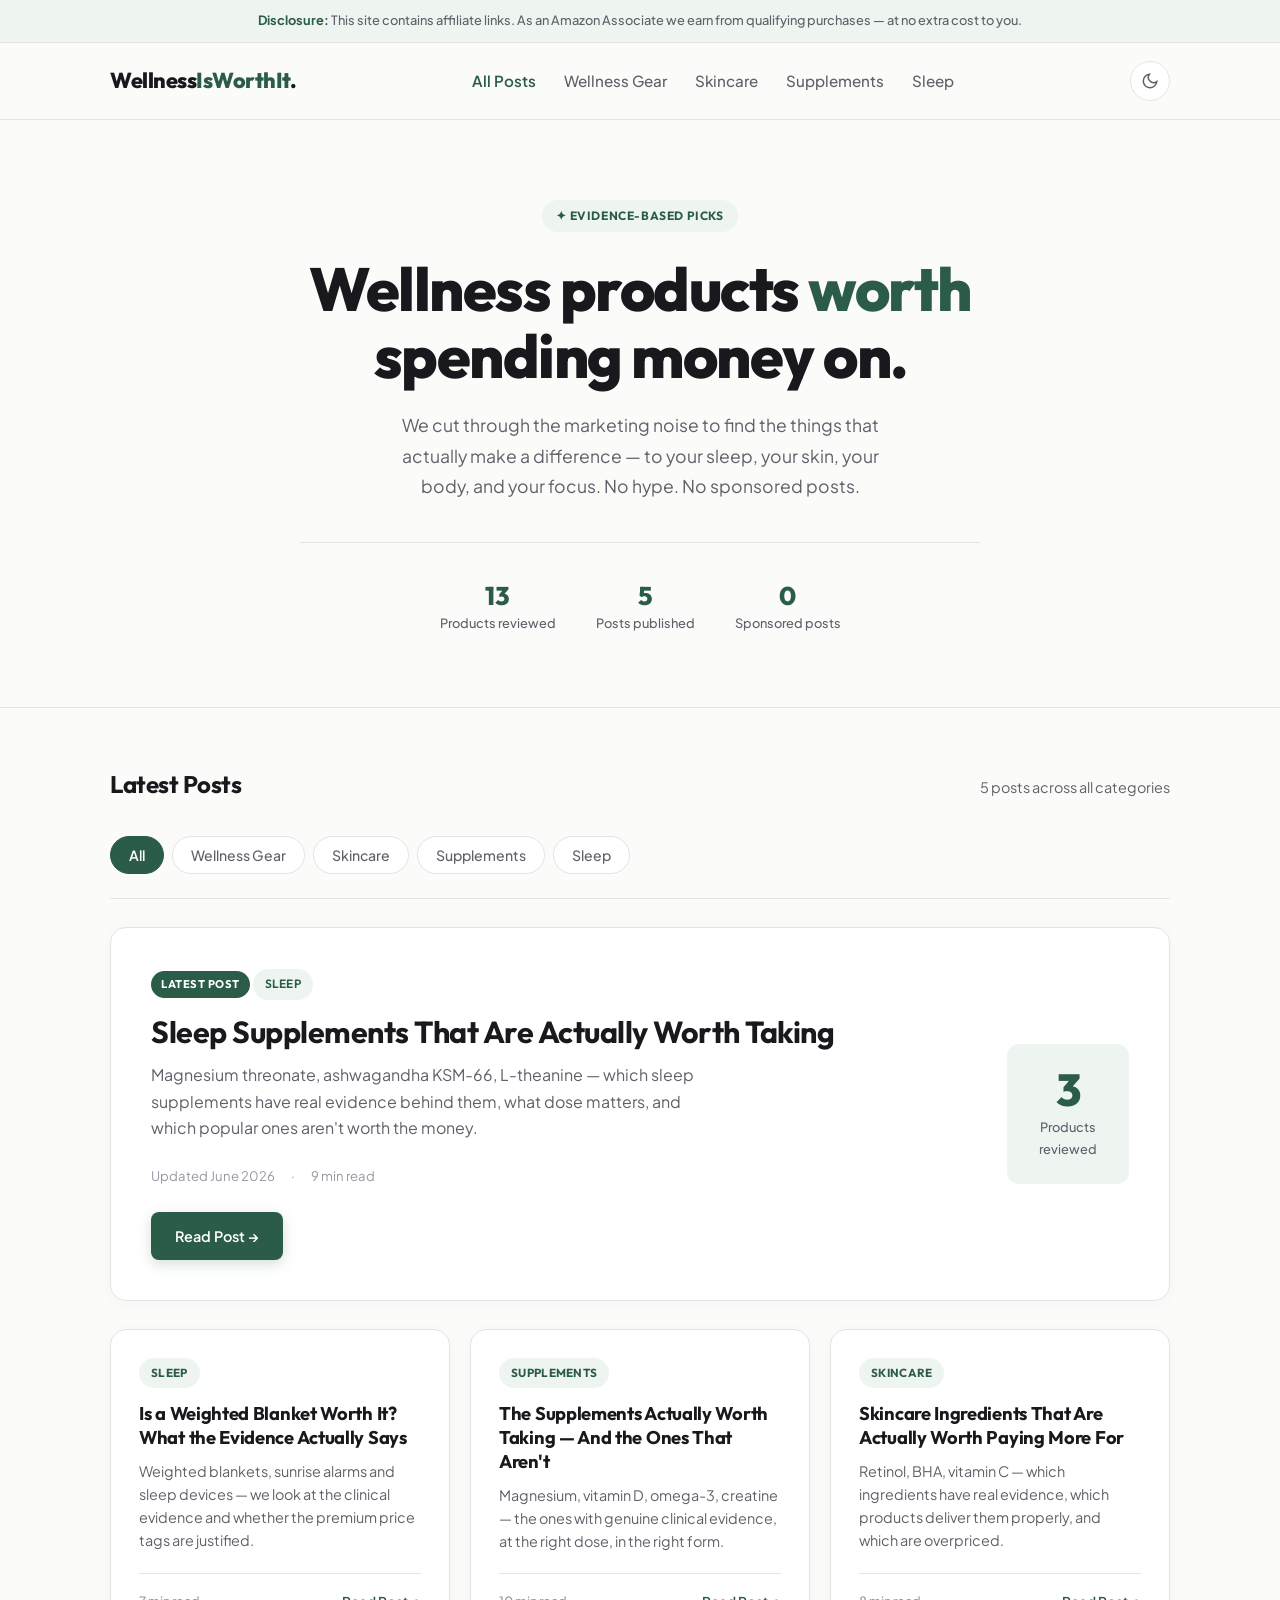
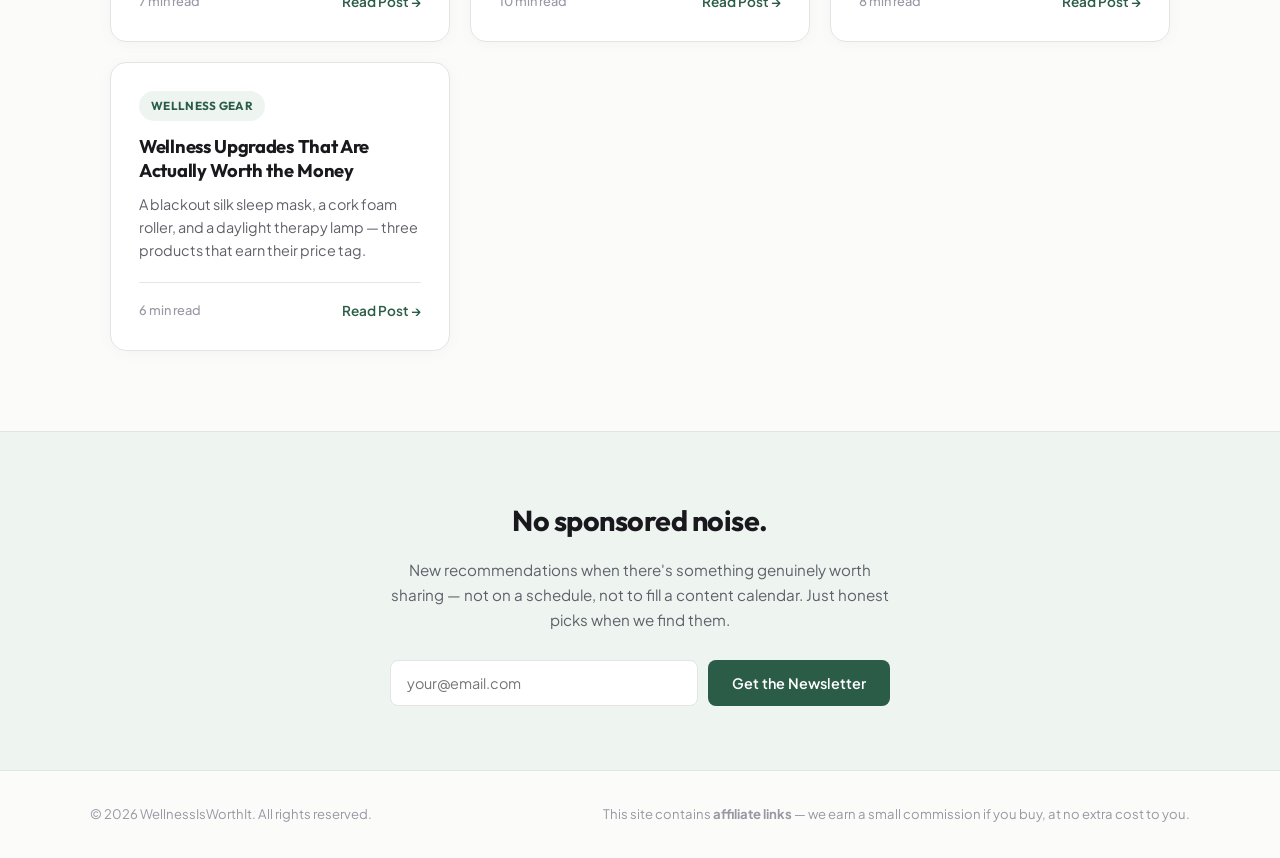
<file: index.html>
<!DOCTYPE html>
<html lang="en" data-theme="light">
<head>
  <meta charset="UTF-8" />
  <meta name="viewport" content="width=device-width, initial-scale=1.0" />
  <title>WellnessIsWorthIt — Evidence-Based Wellness Picks</title>
  <meta name="description" content="Honest, evidence-based recommendations for wellness and beauty products that are actually worth spending money on." />
  <link href="https://fonts.googleapis.com/css2?family=Outfit:wght@400;500;600;700;800;900&family=Plus+Jakarta+Sans:wght@400;500;600;700&display=swap" rel="stylesheet" />
  <link rel="stylesheet" href="assets/css/style.css" />
</head>
<body>

  <div class="disclosure-banner">
    <strong>Disclosure:</strong> This site contains affiliate links. As an Amazon Associate we earn from qualifying purchases — at no extra cost to you.
  </div>

  <header>
    <div class="nav-container">
      <a href="index.html" class="logo">Wellness<span>IsWorthIt</span>.</a>
      <ul class="nav-links">
        <li><a href="index.html" class="active">All Posts</a></li>
        <li><a href="wellness-gear.html">Wellness Gear</a></li>
        <li><a href="skincare.html">Skincare</a></li>
        <li><a href="supplements.html">Supplements</a></li>
        <li><a href="sleep.html">Sleep</a></li>
      </ul>
      <div class="nav-actions">
        <button class="theme-toggle" onclick="toggleTheme()" aria-label="Toggle dark mode">
          <svg id="themeIcon" viewBox="0 0 24 24">
            <path d="M21 12.79A9 9 0 1 1 11.21 3 7 7 0 0 0 21 12.79z"/>
          </svg>
        </button>
      </div>
    </div>
  </header>

  <section class="site-hero">
    <div class="site-hero-inner">
      <span class="meta-tag">✦ Evidence-Based Picks</span>
      <h1>Wellness products <span>worth</span> spending money on.</h1>
      <p>We cut through the marketing noise to find the things that actually make a difference — to your sleep, your skin, your body, and your focus. No hype. No sponsored posts.</p>
      <div class="site-hero-stats">
        <div class="stat-item">
          <div class="stat-number">13</div>
          <div class="stat-label">Products reviewed</div>
        </div>
        <div class="stat-item">
          <div class="stat-number">5</div>
          <div class="stat-label">Posts published</div>
        </div>
        <div class="stat-item">
          <div class="stat-number">0</div>
          <div class="stat-label">Sponsored posts</div>
        </div>
      </div>
    </div>
  </section>

  <section class="posts-section">

    <div class="section-header">
      <h2 class="section-title">Latest Posts</h2>
      <span class="section-subtitle" id="post-count">5 posts across all categories</span>
    </div>

    <!-- CATEGORY FILTER BAR -->
    <div class="homepage-filter">
      <ul class="homepage-filter-pills">
        <li><button class="active" onclick="setPostCategory('all', this)">All</button></li>
        <li><button onclick="setPostCategory('wellness-gear', this)">Wellness Gear</button></li>
        <li><button onclick="setPostCategory('skincare', this)">Skincare</button></li>
        <li><button onclick="setPostCategory('supplements', this)">Supplements</button></li>
        <li><button onclick="setPostCategory('sleep', this)">Sleep</button></li>
      </ul>
    </div>

    <div id="post-listing">

      <!-- FEATURED — most recent post -->
      <article class="post-card-featured" data-post-category="sleep">
        <div>
          <span class="featured-badge">Latest Post</span>
          <span class="post-category-tag">Sleep</span>
          <h2>Sleep Supplements That Are Actually Worth Taking</h2>
          <p>Magnesium threonate, ashwagandha KSM-66, L-theanine — which sleep supplements have real evidence behind them, what dose matters, and which popular ones aren't worth the money.</p>
          <div class="post-meta">
            <span>Updated June 2026</span>
            <span>·</span>
            <span>9 min read</span>
          </div>
          <a href="posts/sleep-supplements-worth-taking.html" class="btn-read-post">Read Post →</a>
        </div>
        <div class="featured-product-count">
          <div class="count-number">3</div>
          <div class="count-label">Products<br>reviewed</div>
        </div>
      </article>

      <!-- POST GRID -->
      <div class="post-grid" id="post-grid">

        <article class="post-card" data-post-category="sleep">
          <span class="post-category-tag">Sleep</span>
          <h3>Is a Weighted Blanket Worth It? What the Evidence Actually Says</h3>
          <p>Weighted blankets, sunrise alarms and sleep devices — we look at the clinical evidence and whether the premium price tags are justified.</p>
          <div class="post-card-footer">
            <span class="post-card-read-time">7 min read</span>
            <a href="posts/weighted-blanket-worth-it.html" class="post-card-link">Read Post →</a>
          </div>
        </article>

        <article class="post-card" data-post-category="supplements">
          <span class="post-category-tag">Supplements</span>
          <h3>The Supplements Actually Worth Taking — And the Ones That Aren't</h3>
          <p>Magnesium, vitamin D, omega-3, creatine — the ones with genuine clinical evidence, at the right dose, in the right form.</p>
          <div class="post-card-footer">
            <span class="post-card-read-time">10 min read</span>
            <a href="posts/supplements-worth-taking.html" class="post-card-link">Read Post →</a>
          </div>
        </article>

        <article class="post-card" data-post-category="skincare">
          <span class="post-category-tag">Skincare</span>
          <h3>Skincare Ingredients That Are Actually Worth Paying More For</h3>
          <p>Retinol, BHA, vitamin C — which ingredients have real evidence, which products deliver them properly, and which are overpriced.</p>
          <div class="post-card-footer">
            <span class="post-card-read-time">8 min read</span>
            <a href="posts/skincare-ingredients-worth-paying-for.html" class="post-card-link">Read Post →</a>
          </div>
        </article>

        <article class="post-card" data-post-category="wellness-gear">
          <span class="post-category-tag">Wellness Gear</span>
          <h3>Wellness Upgrades That Are Actually Worth the Money</h3>
          <p>A blackout silk sleep mask, a cork foam roller, and a daylight therapy lamp — three products that earn their price tag.</p>
          <div class="post-card-footer">
            <span class="post-card-read-time">6 min read</span>
            <a href="posts/wellness-upgrades-worth-the-money.html" class="post-card-link">Read Post →</a>
          </div>
        </article>

      </div>

      <div id="no-posts" style="display:none; text-align:center; padding:48px 20px; border:2px dashed var(--border); border-radius:16px; color:var(--text-muted); font-size:0.95rem;">
        No posts in that category yet — check back soon.
      </div>

    </div>

  </section>

  <section class="homepage-newsletter">
    <div class="homepage-newsletter-inner">
      <h2>No sponsored noise.</h2>
      <p>New recommendations when there's something genuinely worth sharing — not on a schedule, not to fill a content calendar. Just honest picks when we find them.</p>
      <form class="homepage-newsletter-form" onsubmit="handleSubscribe(event)">
        <input type="email" placeholder="your@email.com" required />
        <button type="submit">Get the Newsletter</button>
      </form>
    </div>
  </section>

  <footer>
    <div class="footer-inner">
      <span>© 2026 WellnessIsWorthIt. All rights reserved.</span>
      <span>This site contains <strong>affiliate links</strong> — we earn a small commission if you buy, at no extra cost to you.</span>
    </div>
  </footer>

  <script src="assets/js/main.js"></script>

</body>
</html>
</file>
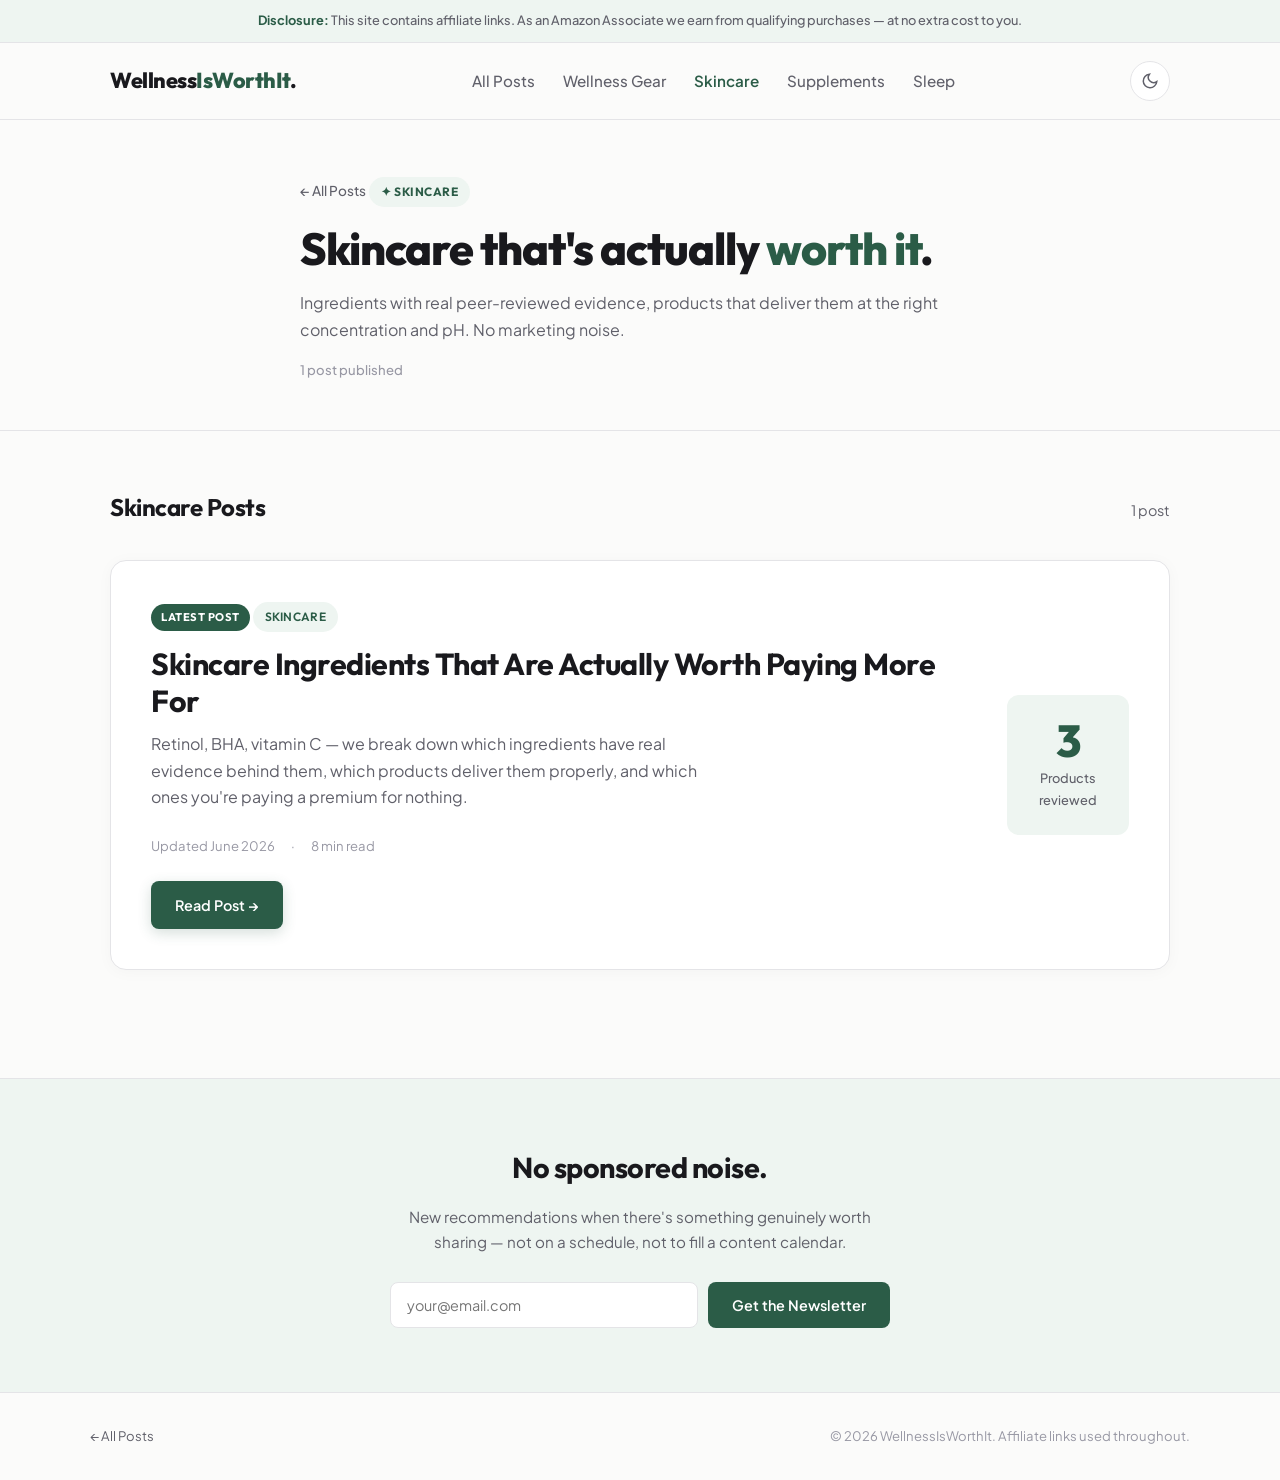
<file: skincare.html>
<!DOCTYPE html>
<html lang="en" data-theme="light">
<head>
  <meta charset="UTF-8" />
  <meta name="viewport" content="width=device-width, initial-scale=1.0" />
  <title>Skincare — WellnessIsWorthIt</title>
  <meta name="description" content="Evidence-based skincare recommendations — ingredients with real science behind them, products worth the premium price." />
  <link href="https://fonts.googleapis.com/css2?family=Outfit:wght@400;500;600;700;800;900&family=Plus+Jakarta+Sans:wght@400;500;600;700&display=swap" rel="stylesheet" />
  <link rel="stylesheet" href="assets/css/style.css" />
</head>
<body>

  <div class="disclosure-banner">
    <strong>Disclosure:</strong> This site contains affiliate links. As an Amazon Associate we earn from qualifying purchases — at no extra cost to you.
  </div>

  <header>
    <div class="nav-container">
      <a href="index.html" class="logo">Wellness<span>IsWorthIt</span>.</a>
      <ul class="nav-links">
        <li><a href="index.html">All Posts</a></li>
        <li><a href="wellness-gear.html">Wellness Gear</a></li>
        <li><a href="skincare.html" class="active">Skincare</a></li>
        <li><a href="supplements.html">Supplements</a></li>
        <li><a href="sleep.html">Sleep</a></li>
      </ul>
      <div class="nav-actions">
        <button class="theme-toggle" onclick="toggleTheme()" aria-label="Toggle dark mode">
          <svg id="themeIcon" viewBox="0 0 24 24">
            <path d="M21 12.79A9 9 0 1 1 11.21 3 7 7 0 0 0 21 12.79z"/>
          </svg>
        </button>
      </div>
    </div>
  </header>

  <section class="category-hero">
    <div class="category-hero-inner">
      <a href="index.html" class="back-link">← All Posts</a>
      <span class="meta-tag">✦ Skincare</span>
      <h1>Skincare that's actually <span>worth it</span>.</h1>
      <p>Ingredients with real peer-reviewed evidence, products that deliver them at the right concentration and pH. No marketing noise.</p>
      <span class="category-post-count">1 post published</span>
    </div>
  </section>

  <section class="posts-section">

    <div class="section-header">
      <h2 class="section-title">Skincare Posts</h2>
      <span class="section-subtitle">1 post</span>
    </div>

    <article class="post-card-featured" data-post-category="skincare">
      <div>
        <span class="featured-badge">Latest Post</span>
        <span class="post-category-tag">Skincare</span>
        <h2>Skincare Ingredients That Are Actually Worth Paying More For</h2>
        <p>Retinol, BHA, vitamin C — we break down which ingredients have real evidence behind them, which products deliver them properly, and which ones you're paying a premium for nothing.</p>
        <div class="post-meta">
          <span>Updated June 2026</span>
          <span>·</span>
          <span>8 min read</span>
        </div>
        <a href="posts/skincare-ingredients-worth-paying-for.html" class="btn-read-post">Read Post →</a>
      </div>
      <div class="featured-product-count">
        <div class="count-number">3</div>
        <div class="count-label">Products<br>reviewed</div>
      </div>
    </article>

  </section>

  <section class="homepage-newsletter">
    <div class="homepage-newsletter-inner">
      <h2>No sponsored noise.</h2>
      <p>New recommendations when there's something genuinely worth sharing — not on a schedule, not to fill a content calendar.</p>
      <form class="homepage-newsletter-form" onsubmit="handleSubscribe(event)">
        <input type="email" placeholder="your@email.com" required />
        <button type="submit">Get the Newsletter</button>
      </form>
    </div>
  </section>

  <footer>
    <div class="footer-inner">
      <a href="index.html">← All Posts</a>
      <span>© 2026 WellnessIsWorthIt. Affiliate links used throughout.</span>
    </div>
  </footer>

  <script src="assets/js/main.js"></script>

</body>
</html>
</file>
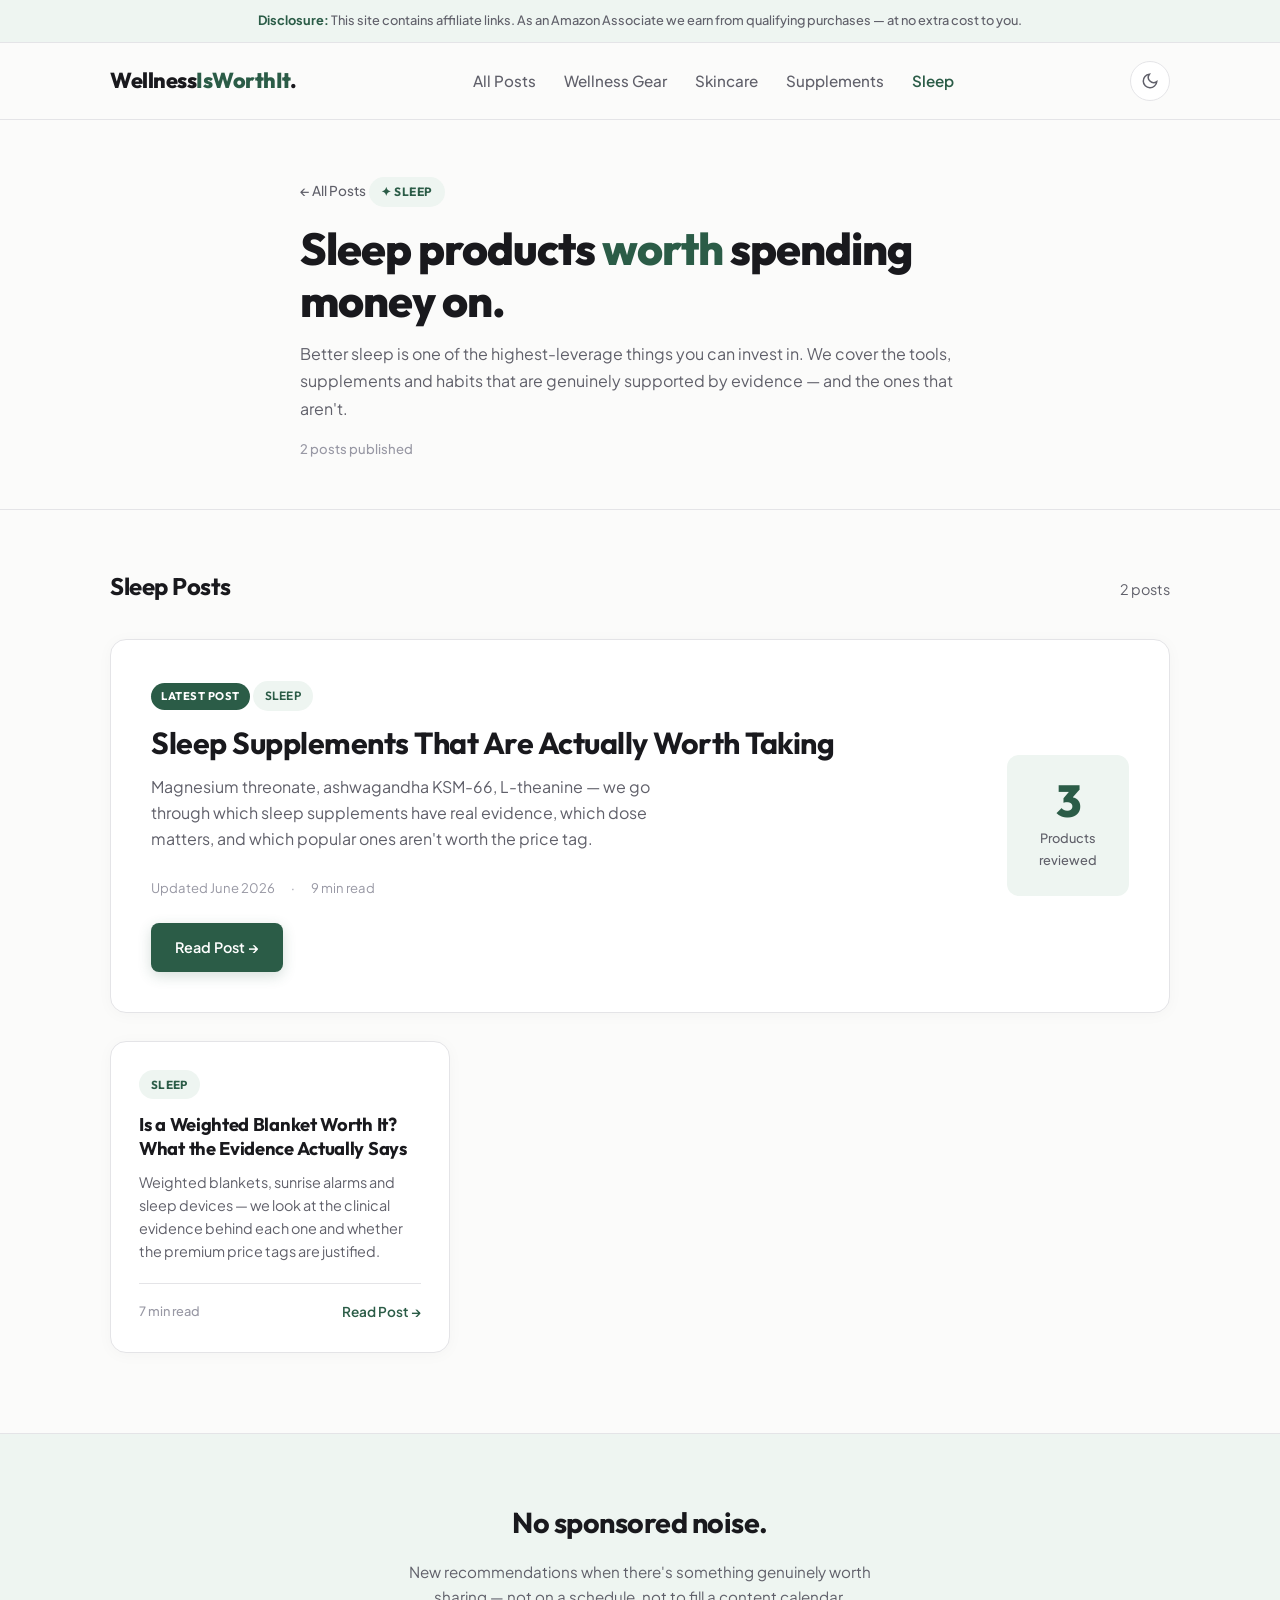
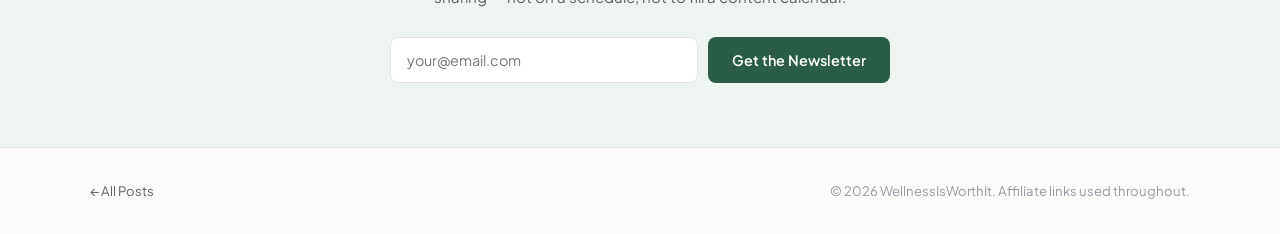
<file: sleep.html>
<!DOCTYPE html>
<html lang="en" data-theme="light">
<head>
  <meta charset="UTF-8" />
  <meta name="viewport" content="width=device-width, initial-scale=1.0" />
  <title>Sleep — WellnessIsWorthIt</title>
  <meta name="description" content="Sleep products and supplements worth spending money on — what the evidence actually says about weighted blankets, light therapy and sleep aids." />
  <link href="https://fonts.googleapis.com/css2?family=Outfit:wght@400;500;600;700;800;900&family=Plus+Jakarta+Sans:wght@400;500;600;700&display=swap" rel="stylesheet" />
  <link rel="stylesheet" href="assets/css/style.css" />
</head>
<body>

  <div class="disclosure-banner">
    <strong>Disclosure:</strong> This site contains affiliate links. As an Amazon Associate we earn from qualifying purchases — at no extra cost to you.
  </div>

  <header>
    <div class="nav-container">
      <a href="index.html" class="logo">Wellness<span>IsWorthIt</span>.</a>
      <ul class="nav-links">
        <li><a href="index.html">All Posts</a></li>
        <li><a href="wellness-gear.html">Wellness Gear</a></li>
        <li><a href="skincare.html">Skincare</a></li>
        <li><a href="supplements.html">Supplements</a></li>
        <li><a href="sleep.html" class="active">Sleep</a></li>
      </ul>
      <div class="nav-actions">
        <button class="theme-toggle" onclick="toggleTheme()" aria-label="Toggle dark mode">
          <svg id="themeIcon" viewBox="0 0 24 24">
            <path d="M21 12.79A9 9 0 1 1 11.21 3 7 7 0 0 0 21 12.79z"/>
          </svg>
        </button>
      </div>
    </div>
  </header>

  <section class="category-hero">
    <div class="category-hero-inner">
      <a href="index.html" class="back-link">← All Posts</a>
      <span class="meta-tag">✦ Sleep</span>
      <h1>Sleep products <span>worth</span> spending money on.</h1>
      <p>Better sleep is one of the highest-leverage things you can invest in. We cover the tools, supplements and habits that are genuinely supported by evidence — and the ones that aren't.</p>
      <span class="category-post-count">2 posts published</span>
    </div>
  </section>

  <section class="posts-section">

    <div class="section-header">
      <h2 class="section-title">Sleep Posts</h2>
      <span class="section-subtitle">2 posts</span>
    </div>

    <!-- FEATURED — most recent sleep post -->
    <article class="post-card-featured">
      <div>
        <span class="featured-badge">Latest Post</span>
        <span class="post-category-tag">Sleep</span>
        <h2>Sleep Supplements That Are Actually Worth Taking</h2>
        <p>Magnesium threonate, ashwagandha KSM-66, L-theanine — we go through which sleep supplements have real evidence, which dose matters, and which popular ones aren't worth the price tag.</p>
        <div class="post-meta">
          <span>Updated June 2026</span>
          <span>·</span>
          <span>9 min read</span>
        </div>
        <a href="posts/sleep-supplements-worth-taking.html" class="btn-read-post">Read Post →</a>
      </div>
      <div class="featured-product-count">
        <div class="count-number">3</div>
        <div class="count-label">Products<br>reviewed</div>
      </div>
    </article>

    <!-- GRID — older sleep posts -->
    <div class="post-grid">

      <article class="post-card">
        <span class="post-category-tag">Sleep</span>
        <h3>Is a Weighted Blanket Worth It? What the Evidence Actually Says</h3>
        <p>Weighted blankets, sunrise alarms and sleep devices — we look at the clinical evidence behind each one and whether the premium price tags are justified.</p>
        <div class="post-card-footer">
          <span class="post-card-read-time">7 min read</span>
          <a href="posts/weighted-blanket-worth-it.html" class="post-card-link">Read Post →</a>
        </div>
      </article>

    </div>

  </section>

  <section class="homepage-newsletter">
    <div class="homepage-newsletter-inner">
      <h2>No sponsored noise.</h2>
      <p>New recommendations when there's something genuinely worth sharing — not on a schedule, not to fill a content calendar.</p>
      <form class="homepage-newsletter-form" onsubmit="handleSubscribe(event)">
        <input type="email" placeholder="your@email.com" required />
        <button type="submit">Get the Newsletter</button>
      </form>
    </div>
  </section>

  <footer>
    <div class="footer-inner">
      <a href="index.html">← All Posts</a>
      <span>© 2026 WellnessIsWorthIt. Affiliate links used throughout.</span>
    </div>
  </footer>

  <script src="assets/js/main.js"></script>

</body>
</html>
</file>
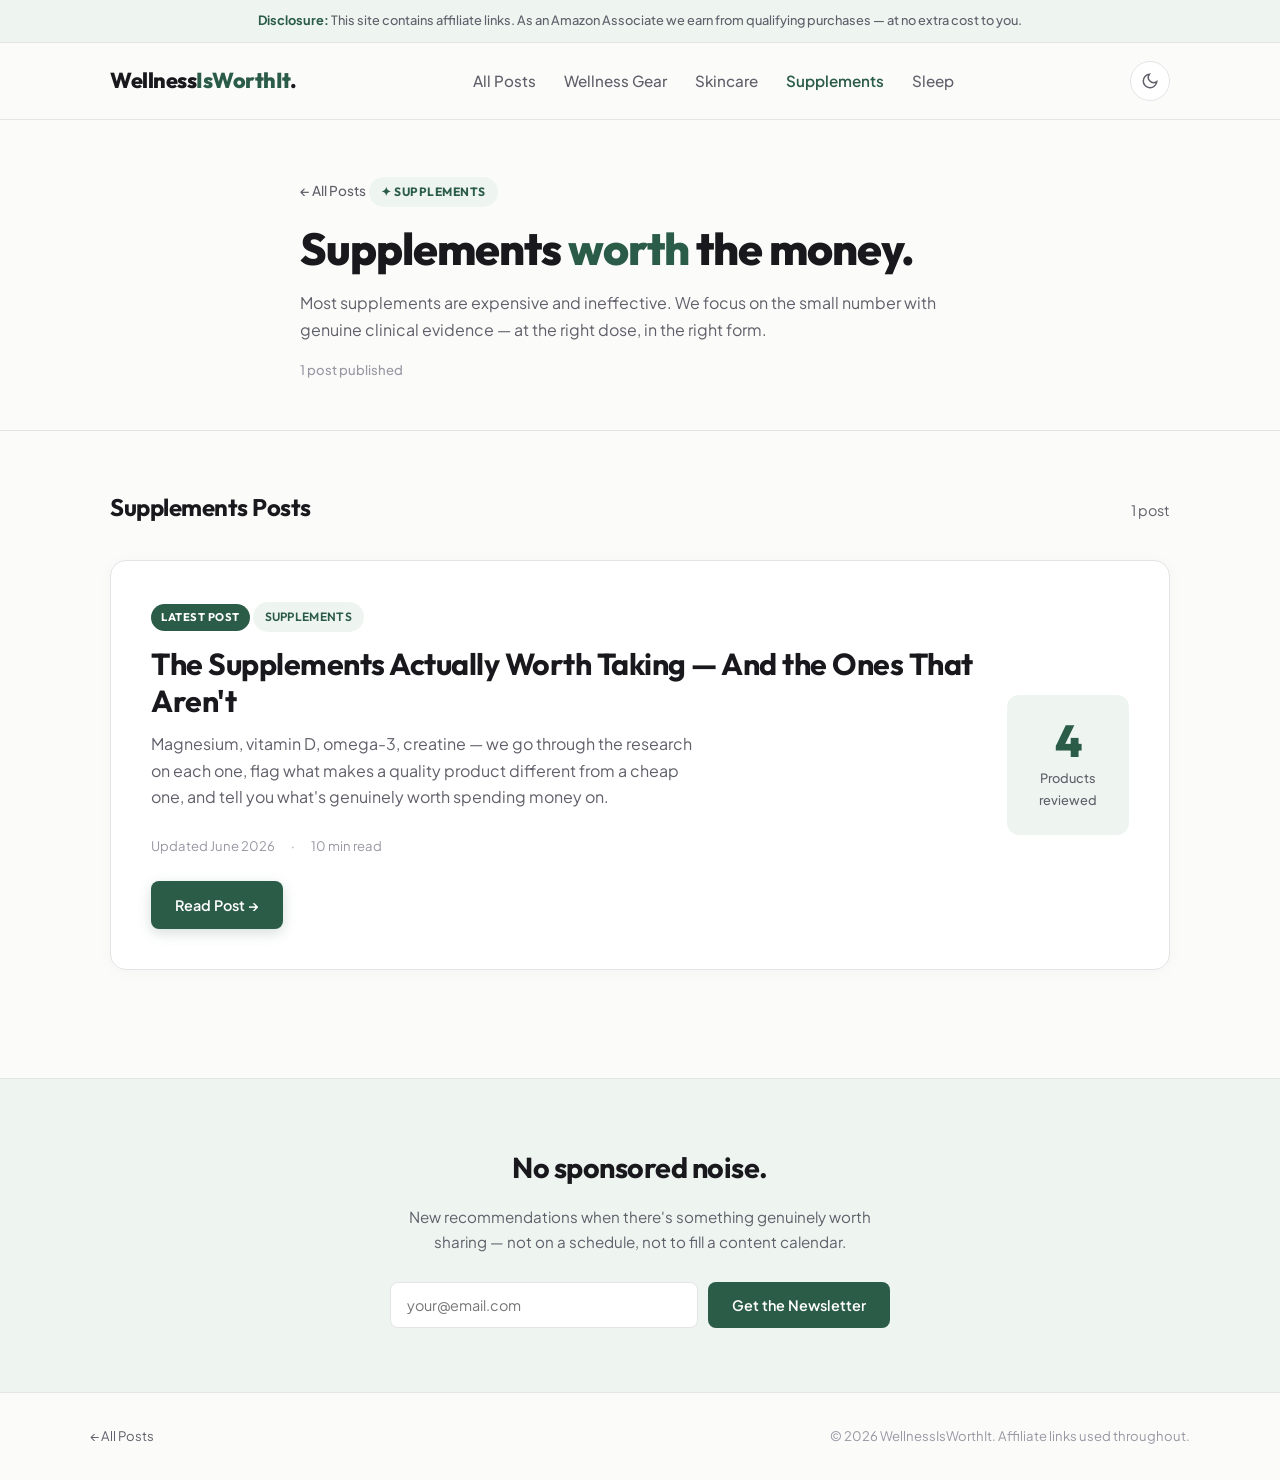
<file: supplements.html>
<!DOCTYPE html>
<html lang="en" data-theme="light">
<head>
  <meta charset="UTF-8" />
  <meta name="viewport" content="width=device-width, initial-scale=1.0" />
  <title>Supplements — WellnessIsWorthIt</title>
  <meta name="description" content="Evidence-based supplement recommendations — the ones that actually work, at the right dose, in the right form." />
  <link href="https://fonts.googleapis.com/css2?family=Outfit:wght@400;500;600;700;800;900&family=Plus+Jakarta+Sans:wght@400;500;600;700&display=swap" rel="stylesheet" />
  <link rel="stylesheet" href="assets/css/style.css" />
</head>
<body>

  <div class="disclosure-banner">
    <strong>Disclosure:</strong> This site contains affiliate links. As an Amazon Associate we earn from qualifying purchases — at no extra cost to you.
  </div>

  <header>
    <div class="nav-container">
      <a href="index.html" class="logo">Wellness<span>IsWorthIt</span>.</a>
      <ul class="nav-links">
        <li><a href="index.html">All Posts</a></li>
        <li><a href="wellness-gear.html">Wellness Gear</a></li>
        <li><a href="skincare.html">Skincare</a></li>
        <li><a href="supplements.html" class="active">Supplements</a></li>
        <li><a href="sleep.html">Sleep</a></li>
      </ul>
      <div class="nav-actions">
        <button class="theme-toggle" onclick="toggleTheme()" aria-label="Toggle dark mode">
          <svg id="themeIcon" viewBox="0 0 24 24">
            <path d="M21 12.79A9 9 0 1 1 11.21 3 7 7 0 0 0 21 12.79z"/>
          </svg>
        </button>
      </div>
    </div>
  </header>

  <section class="category-hero">
    <div class="category-hero-inner">
      <a href="index.html" class="back-link">← All Posts</a>
      <span class="meta-tag">✦ Supplements</span>
      <h1>Supplements <span>worth</span> the money.</h1>
      <p>Most supplements are expensive and ineffective. We focus on the small number with genuine clinical evidence — at the right dose, in the right form.</p>
      <span class="category-post-count">1 post published</span>
    </div>
  </section>

  <section class="posts-section">

    <div class="section-header">
      <h2 class="section-title">Supplements Posts</h2>
      <span class="section-subtitle">1 post</span>
    </div>

    <article class="post-card-featured" data-post-category="supplements">
      <div>
        <span class="featured-badge">Latest Post</span>
        <span class="post-category-tag">Supplements</span>
        <h2>The Supplements Actually Worth Taking — And the Ones That Aren't</h2>
        <p>Magnesium, vitamin D, omega-3, creatine — we go through the research on each one, flag what makes a quality product different from a cheap one, and tell you what's genuinely worth spending money on.</p>
        <div class="post-meta">
          <span>Updated June 2026</span>
          <span>·</span>
          <span>10 min read</span>
        </div>
        <a href="posts/supplements-worth-taking.html" class="btn-read-post">Read Post →</a>
      </div>
      <div class="featured-product-count">
        <div class="count-number">4</div>
        <div class="count-label">Products<br>reviewed</div>
      </div>
    </article>

  </section>

  <section class="homepage-newsletter">
    <div class="homepage-newsletter-inner">
      <h2>No sponsored noise.</h2>
      <p>New recommendations when there's something genuinely worth sharing — not on a schedule, not to fill a content calendar.</p>
      <form class="homepage-newsletter-form" onsubmit="handleSubscribe(event)">
        <input type="email" placeholder="your@email.com" required />
        <button type="submit">Get the Newsletter</button>
      </form>
    </div>
  </section>

  <footer>
    <div class="footer-inner">
      <a href="index.html">← All Posts</a>
      <span>© 2026 WellnessIsWorthIt. Affiliate links used throughout.</span>
    </div>
  </footer>

  <script src="assets/js/main.js"></script>

</body>
</html>
</file>
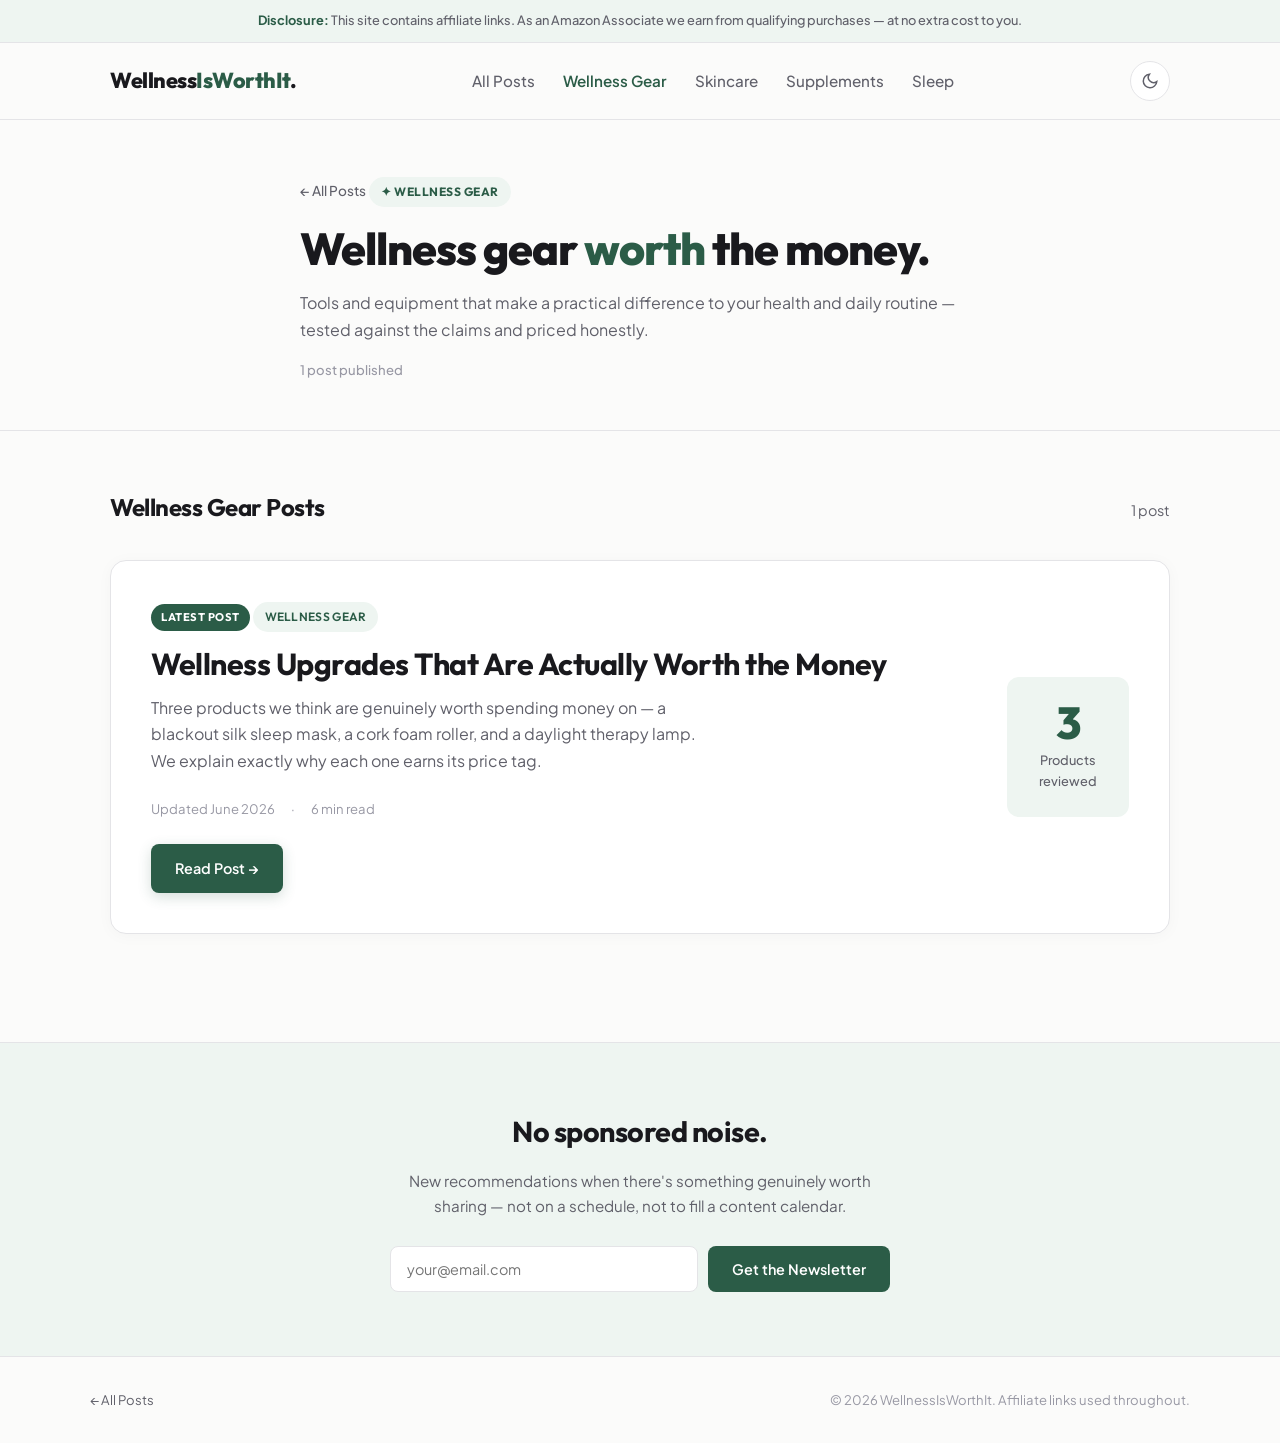
<file: wellness-gear.html>
<!DOCTYPE html>
<html lang="en" data-theme="light">
<head>
  <meta charset="UTF-8" />
  <meta name="viewport" content="width=device-width, initial-scale=1.0" />
  <title>Wellness Gear — WellnessIsWorthIt</title>
  <meta name="description" content="Honest reviews of wellness gear and tools that are actually worth spending money on." />
  <link href="https://fonts.googleapis.com/css2?family=Outfit:wght@400;500;600;700;800;900&family=Plus+Jakarta+Sans:wght@400;500;600;700&display=swap" rel="stylesheet" />
  <link rel="stylesheet" href="assets/css/style.css" />
</head>
<body>

  <div class="disclosure-banner">
    <strong>Disclosure:</strong> This site contains affiliate links. As an Amazon Associate we earn from qualifying purchases — at no extra cost to you.
  </div>

  <header>
    <div class="nav-container">
      <a href="index.html" class="logo">Wellness<span>IsWorthIt</span>.</a>
      <ul class="nav-links">
        <li><a href="index.html">All Posts</a></li>
        <li><a href="wellness-gear.html" class="active">Wellness Gear</a></li>
        <li><a href="skincare.html">Skincare</a></li>
        <li><a href="supplements.html">Supplements</a></li>
        <li><a href="sleep.html">Sleep</a></li>
      </ul>
      <div class="nav-actions">
        <button class="theme-toggle" onclick="toggleTheme()" aria-label="Toggle dark mode">
          <svg id="themeIcon" viewBox="0 0 24 24">
            <path d="M21 12.79A9 9 0 1 1 11.21 3 7 7 0 0 0 21 12.79z"/>
          </svg>
        </button>
      </div>
    </div>
  </header>

  <section class="category-hero">
    <div class="category-hero-inner">
      <a href="index.html" class="back-link">← All Posts</a>
      <span class="meta-tag">✦ Wellness Gear</span>
      <h1>Wellness gear <span>worth</span> the money.</h1>
      <p>Tools and equipment that make a practical difference to your health and daily routine — tested against the claims and priced honestly.</p>
      <span class="category-post-count">1 post published</span>
    </div>
  </section>

  <section class="posts-section">

    <div class="section-header">
      <h2 class="section-title">Wellness Gear Posts</h2>
      <span class="section-subtitle">1 post</span>
    </div>

    <article class="post-card-featured" data-post-category="wellness-gear">
      <div>
        <span class="featured-badge">Latest Post</span>
        <span class="post-category-tag">Wellness Gear</span>
        <h2>Wellness Upgrades That Are Actually Worth the Money</h2>
        <p>Three products we think are genuinely worth spending money on — a blackout silk sleep mask, a cork foam roller, and a daylight therapy lamp. We explain exactly why each one earns its price tag.</p>
        <div class="post-meta">
          <span>Updated June 2026</span>
          <span>·</span>
          <span>6 min read</span>
        </div>
        <a href="posts/wellness-upgrades-worth-the-money.html" class="btn-read-post">Read Post →</a>
      </div>
      <div class="featured-product-count">
        <div class="count-number">3</div>
        <div class="count-label">Products<br>reviewed</div>
      </div>
    </article>

  </section>

  <section class="homepage-newsletter">
    <div class="homepage-newsletter-inner">
      <h2>No sponsored noise.</h2>
      <p>New recommendations when there's something genuinely worth sharing — not on a schedule, not to fill a content calendar.</p>
      <form class="homepage-newsletter-form" onsubmit="handleSubscribe(event)">
        <input type="email" placeholder="your@email.com" required />
        <button type="submit">Get the Newsletter</button>
      </form>
    </div>
  </section>

  <footer>
    <div class="footer-inner">
      <a href="index.html">← All Posts</a>
      <span>© 2026 WellnessIsWorthIt. Affiliate links used throughout.</span>
    </div>
  </footer>

  <script src="assets/js/main.js"></script>

</body>
</html>
</file>
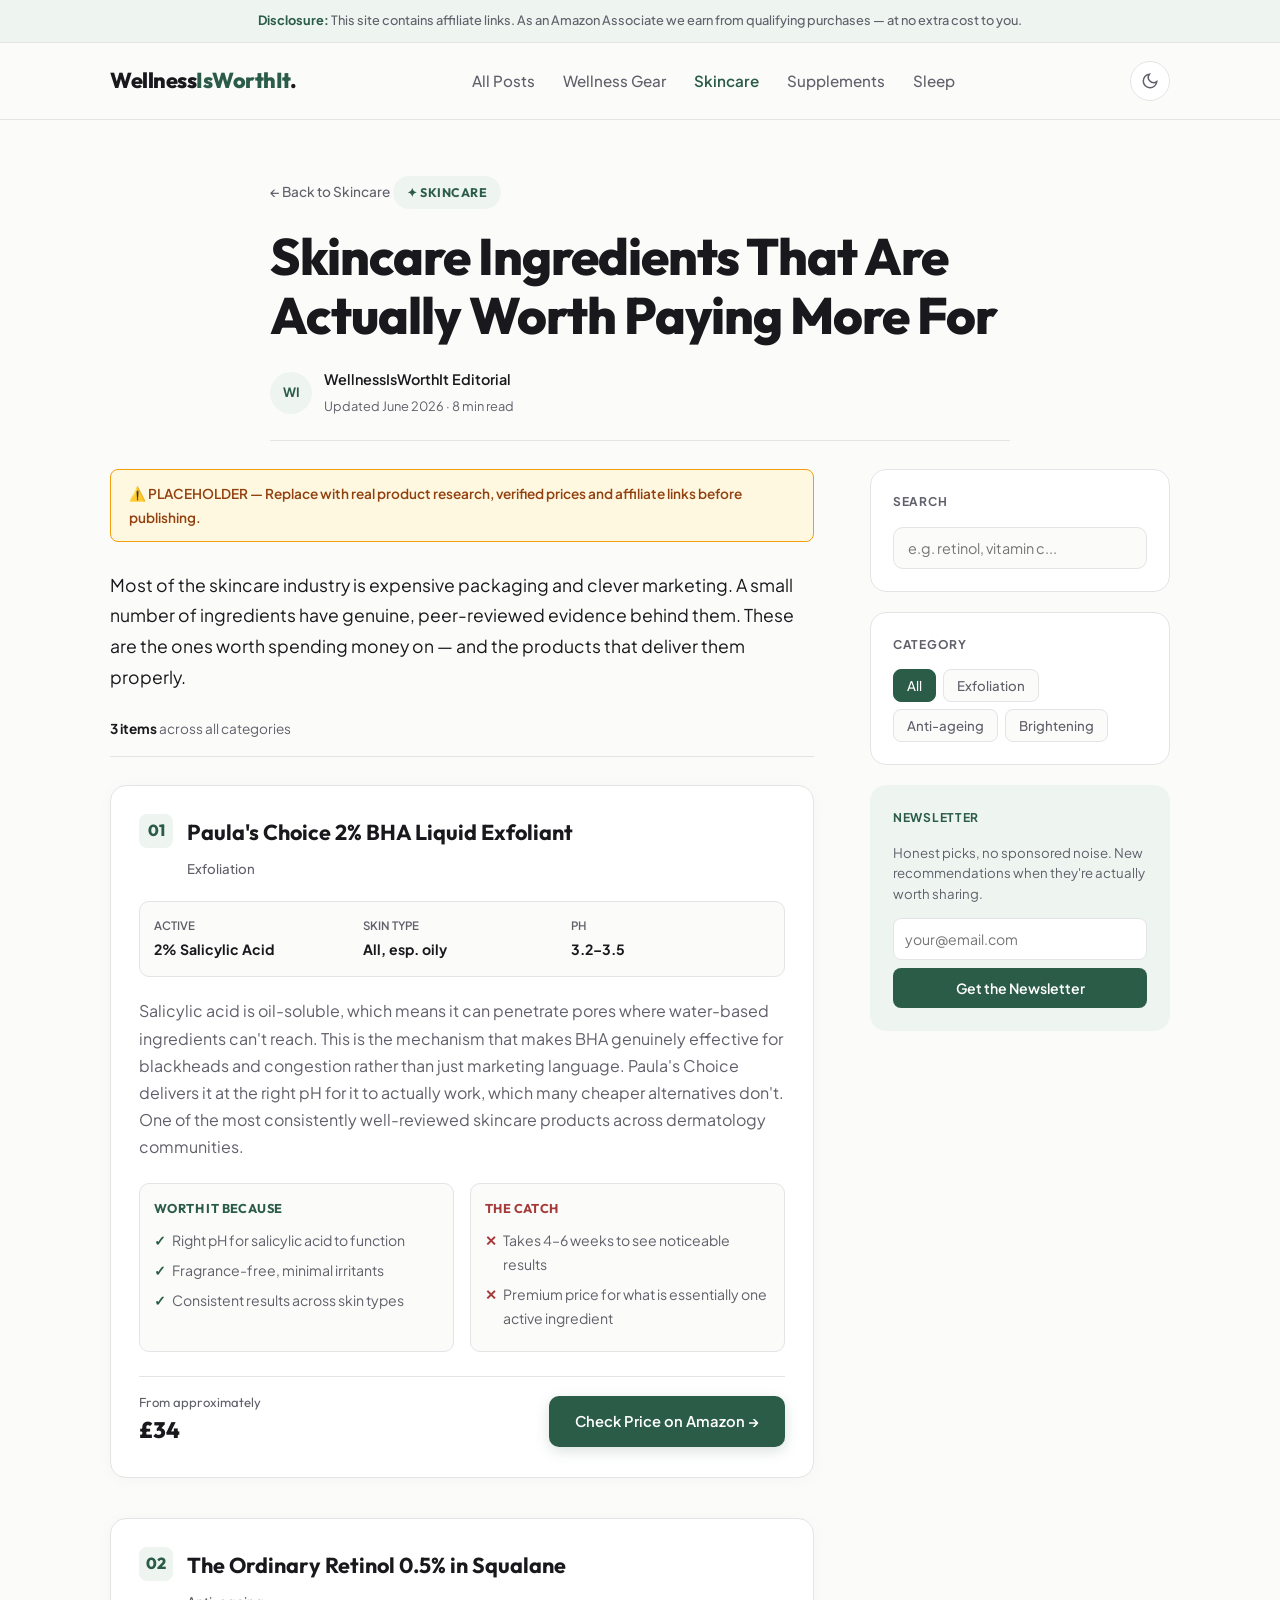
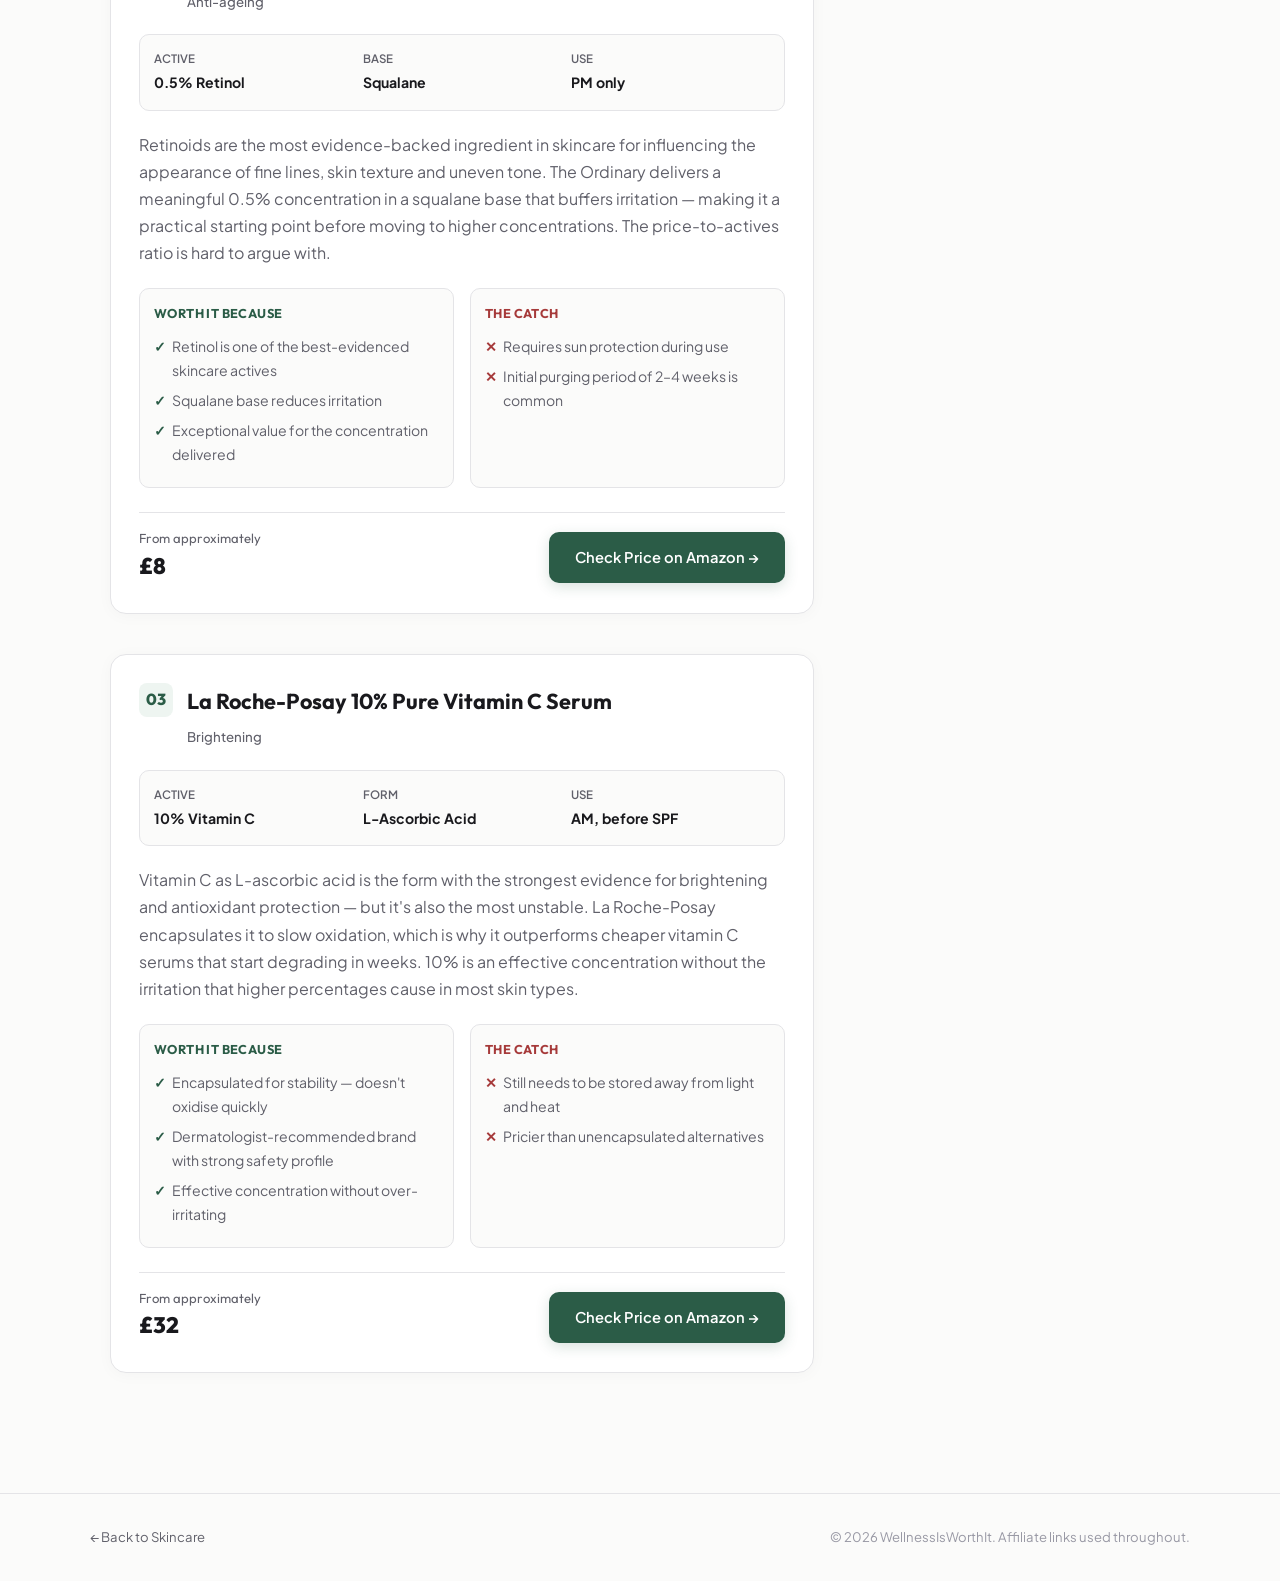
<file: posts/skincare-ingredients-worth-paying-for.html>
<!DOCTYPE html>
<html lang="en" data-theme="light">
<head>
  <meta charset="UTF-8" />
  <meta name="viewport" content="width=device-width, initial-scale=1.0" />
  <title>Skincare Ingredients Worth Paying More For — WellnessIsWorthIt</title>
  <meta name="description" content="Retinol, BHA, vitamin C — which skincare ingredients actually have evidence behind them and which ones are overpriced marketing." />
  <link href="https://fonts.googleapis.com/css2?family=Outfit:wght@400;500;600;700;800;900&family=Plus+Jakarta+Sans:wght@400;500;600;700&display=swap" rel="stylesheet" />
  <link rel="stylesheet" href="../assets/css/style.css" />
</head>
<body>

  <div class="disclosure-banner">
    <strong>Disclosure:</strong> This site contains affiliate links. As an Amazon Associate we earn from qualifying purchases — at no extra cost to you.
  </div>

  <header>
    <div class="nav-container">
      <a href="../index.html" class="logo">Wellness<span>IsWorthIt</span>.</a>
      <ul class="nav-links">
        <li><a href="../index.html">All Posts</a></li>
        <li><a href="../wellness-gear.html">Wellness Gear</a></li>
        <li><a href="../skincare.html" class="active">Skincare</a></li>
        <li><a href="../supplements.html">Supplements</a></li>
        <li><a href="../sleep.html">Sleep</a></li>
      </ul>
      <div class="nav-actions">
        <button class="theme-toggle" onclick="toggleTheme()" aria-label="Toggle dark mode">
          <svg id="themeIcon" viewBox="0 0 24 24">
            <path d="M21 12.79A9 9 0 1 1 11.21 3 7 7 0 0 0 21 12.79z"/>
          </svg>
        </button>
      </div>
    </div>
  </header>

  <section class="post-hero">
    <a href="../skincare.html" class="back-link">← Back to Skincare</a>
    <span class="meta-tag">✦ Skincare</span>
    <h1>Skincare Ingredients That Are Actually Worth Paying More For</h1>
    <div class="author-strip">
      <div class="author-img">WI</div>
      <div class="author-info">
        <p>WellnessIsWorthIt Editorial</p>
        <span>Updated June 2026 · 8 min read</span>
      </div>
    </div>
  </section>

  <main class="main-layout">

    <div class="article-body">

      <div class="placeholder-banner">
        ⚠️ PLACEHOLDER — Replace with real product research, verified prices and affiliate links before publishing.
      </div>

      <p class="intro">Most of the skincare industry is expensive packaging and clever marketing. A small number of ingredients have genuine, peer-reviewed evidence behind them. These are the ones worth spending money on — and the products that deliver them properly.</p>

      <p class="result-count" id="result-count"><strong>3 items</strong> across all categories</p>

      <div id="recommendations">

        <article class="product-node" data-category="exfoliation" data-title="paula's choice bha liquid exfoliant salicylic acid blackheads pores">
          <div class="product-header">
            <div class="product-number">01</div>
            <div class="product-title-area">
              <h3 class="product-title">Paula's Choice 2% BHA Liquid Exfoliant</h3>
              <span class="product-brand">Exfoliation</span>
            </div>
          </div>
          <div class="quick-specs">
            <div class="spec-item"><span class="spec-label">Active</span><span class="spec-val">2% Salicylic Acid</span></div>
            <div class="spec-item"><span class="spec-label">Skin Type</span><span class="spec-val">All, esp. oily</span></div>
            <div class="spec-item"><span class="spec-label">pH</span><span class="spec-val">3.2–3.5</span></div>
          </div>
          <p class="product-desc">Salicylic acid is oil-soluble, which means it can penetrate pores where water-based ingredients can't reach. This is the mechanism that makes BHA genuinely effective for blackheads and congestion rather than just marketing language. Paula's Choice delivers it at the right pH for it to actually work, which many cheaper alternatives don't. One of the most consistently well-reviewed skincare products across dermatology communities.</p>
          <div class="pro-con-grid">
            <div class="pc-box pro-box">
              <h5>Worth it because</h5>
              <ul>
                <li>Right pH for salicylic acid to function</li>
                <li>Fragrance-free, minimal irritants</li>
                <li>Consistent results across skin types</li>
              </ul>
            </div>
            <div class="pc-box con-box">
              <h5>The catch</h5>
              <ul>
                <li>Takes 4–6 weeks to see noticeable results</li>
                <li>Premium price for what is essentially one active ingredient</li>
              </ul>
            </div>
          </div>
          <div class="affiliate-action">
            <div class="price-tag"><span>From approximately</span>£34</div>
            <a href="https://amazon.co.uk" target="_blank" rel="noopener nofollow sponsored" class="btn-affiliate">Check Price on Amazon →</a>
          </div>
        </article>

        <article class="product-node" data-category="anti-ageing" data-title="the ordinary retinol 0.5% squalane retinoid anti-ageing wrinkles fine lines">
          <div class="product-header">
            <div class="product-number">02</div>
            <div class="product-title-area">
              <h3 class="product-title">The Ordinary Retinol 0.5% in Squalane</h3>
              <span class="product-brand">Anti-ageing</span>
            </div>
          </div>
          <div class="quick-specs">
            <div class="spec-item"><span class="spec-label">Active</span><span class="spec-val">0.5% Retinol</span></div>
            <div class="spec-item"><span class="spec-label">Base</span><span class="spec-val">Squalane</span></div>
            <div class="spec-item"><span class="spec-label">Use</span><span class="spec-val">PM only</span></div>
          </div>
          <p class="product-desc">Retinoids are the most evidence-backed ingredient in skincare for influencing the appearance of fine lines, skin texture and uneven tone. The Ordinary delivers a meaningful 0.5% concentration in a squalane base that buffers irritation — making it a practical starting point before moving to higher concentrations. The price-to-actives ratio is hard to argue with.</p>
          <div class="pro-con-grid">
            <div class="pc-box pro-box">
              <h5>Worth it because</h5>
              <ul>
                <li>Retinol is one of the best-evidenced skincare actives</li>
                <li>Squalane base reduces irritation</li>
                <li>Exceptional value for the concentration delivered</li>
              </ul>
            </div>
            <div class="pc-box con-box">
              <h5>The catch</h5>
              <ul>
                <li>Requires sun protection during use</li>
                <li>Initial purging period of 2–4 weeks is common</li>
              </ul>
            </div>
          </div>
          <div class="affiliate-action">
            <div class="price-tag"><span>From approximately</span>£8</div>
            <a href="https://amazon.co.uk" target="_blank" rel="noopener nofollow sponsored" class="btn-affiliate">Check Price on Amazon →</a>
          </div>
        </article>

        <article class="product-node" data-category="brightening" data-title="la roche-posay vitamin c serum pure 10% brightening glow uneven tone">
          <div class="product-header">
            <div class="product-number">03</div>
            <div class="product-title-area">
              <h3 class="product-title">La Roche-Posay 10% Pure Vitamin C Serum</h3>
              <span class="product-brand">Brightening</span>
            </div>
          </div>
          <div class="quick-specs">
            <div class="spec-item"><span class="spec-label">Active</span><span class="spec-val">10% Vitamin C</span></div>
            <div class="spec-item"><span class="spec-label">Form</span><span class="spec-val">L-Ascorbic Acid</span></div>
            <div class="spec-item"><span class="spec-label">Use</span><span class="spec-val">AM, before SPF</span></div>
          </div>
          <p class="product-desc">Vitamin C as L-ascorbic acid is the form with the strongest evidence for brightening and antioxidant protection — but it's also the most unstable. La Roche-Posay encapsulates it to slow oxidation, which is why it outperforms cheaper vitamin C serums that start degrading in weeks. 10% is an effective concentration without the irritation that higher percentages cause in most skin types.</p>
          <div class="pro-con-grid">
            <div class="pc-box pro-box">
              <h5>Worth it because</h5>
              <ul>
                <li>Encapsulated for stability — doesn't oxidise quickly</li>
                <li>Dermatologist-recommended brand with strong safety profile</li>
                <li>Effective concentration without over-irritating</li>
              </ul>
            </div>
            <div class="pc-box con-box">
              <h5>The catch</h5>
              <ul>
                <li>Still needs to be stored away from light and heat</li>
                <li>Pricier than unencapsulated alternatives</li>
              </ul>
            </div>
          </div>
          <div class="affiliate-action">
            <div class="price-tag"><span>From approximately</span>£32</div>
            <a href="https://amazon.co.uk" target="_blank" rel="noopener nofollow sponsored" class="btn-affiliate">Check Price on Amazon →</a>
          </div>
        </article>

        <div id="no-results">No items match that search. Try a different keyword or reset the filter.</div>

      </div>
    </div>

    <aside class="sidebar">
      <div class="sidebar-sticky">

        <div class="widget">
          <h4 class="widget-title">Search</h4>
          <input type="text" id="search-bar" class="search-input" placeholder="e.g. retinol, vitamin c..." oninput="filterProducts()" aria-label="Search products" />
        </div>

        <div class="widget">
          <h4 class="widget-title">Category</h4>
          <ul class="category-pills">
            <li><button class="active" onclick="setCategory('all', this)">All</button></li>
            <li><button onclick="setCategory('exfoliation', this)">Exfoliation</button></li>
            <li><button onclick="setCategory('anti-ageing', this)">Anti-ageing</button></li>
            <li><button onclick="setCategory('brightening', this)">Brightening</button></li>
          </ul>
        </div>

        <div class="widget newsletter-widget">
          <h4 class="widget-title">Newsletter</h4>
          <p>Honest picks, no sponsored noise. New recommendations when they're actually worth sharing.</p>
          <form class="newsletter-form" onsubmit="handleSubscribe(event)">
            <input type="email" placeholder="your@email.com" required />
            <button type="submit">Get the Newsletter</button>
          </form>
        </div>

      </div>
    </aside>

  </main>

  <footer>
    <div class="footer-inner">
      <a href="../skincare.html">← Back to Skincare</a>
      <span>© 2026 WellnessIsWorthIt. Affiliate links used throughout.</span>
    </div>
  </footer>

  <script src="../assets/js/main.js"></script>

</body>
</html>
</file>
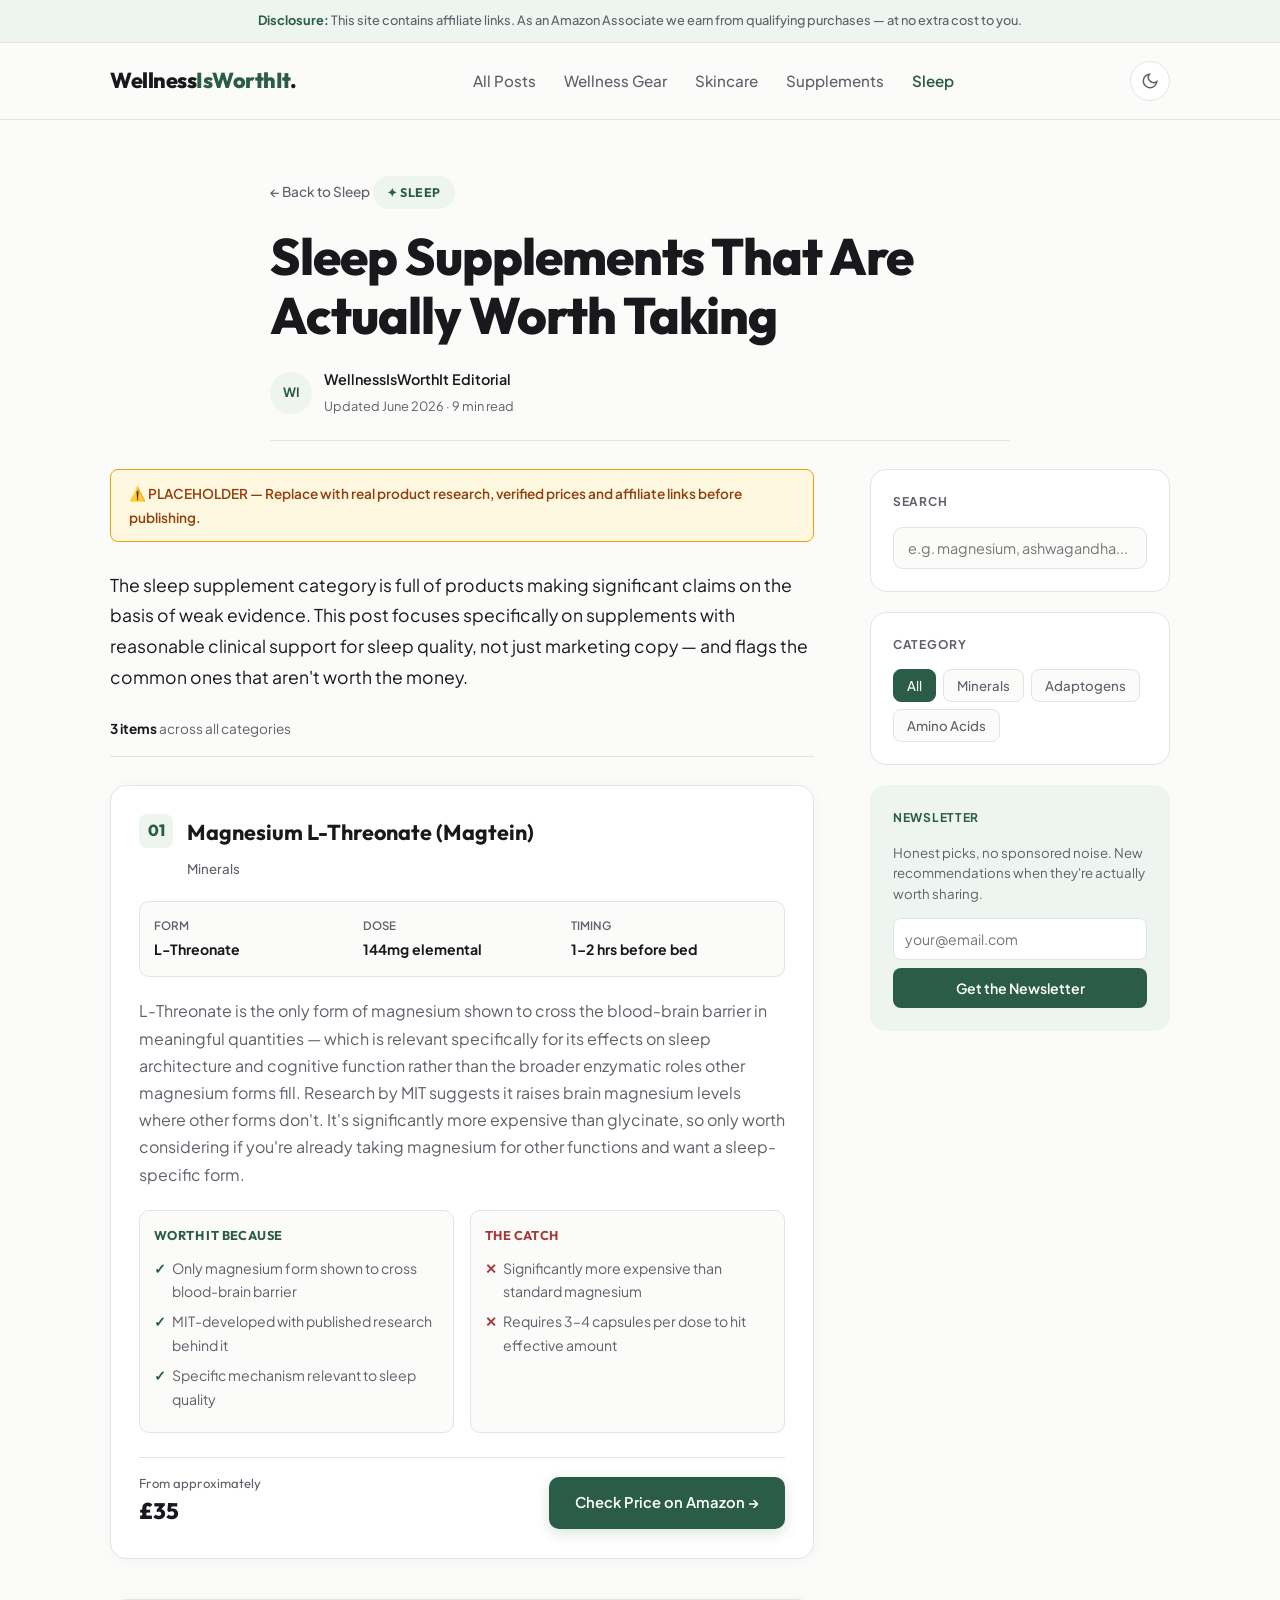
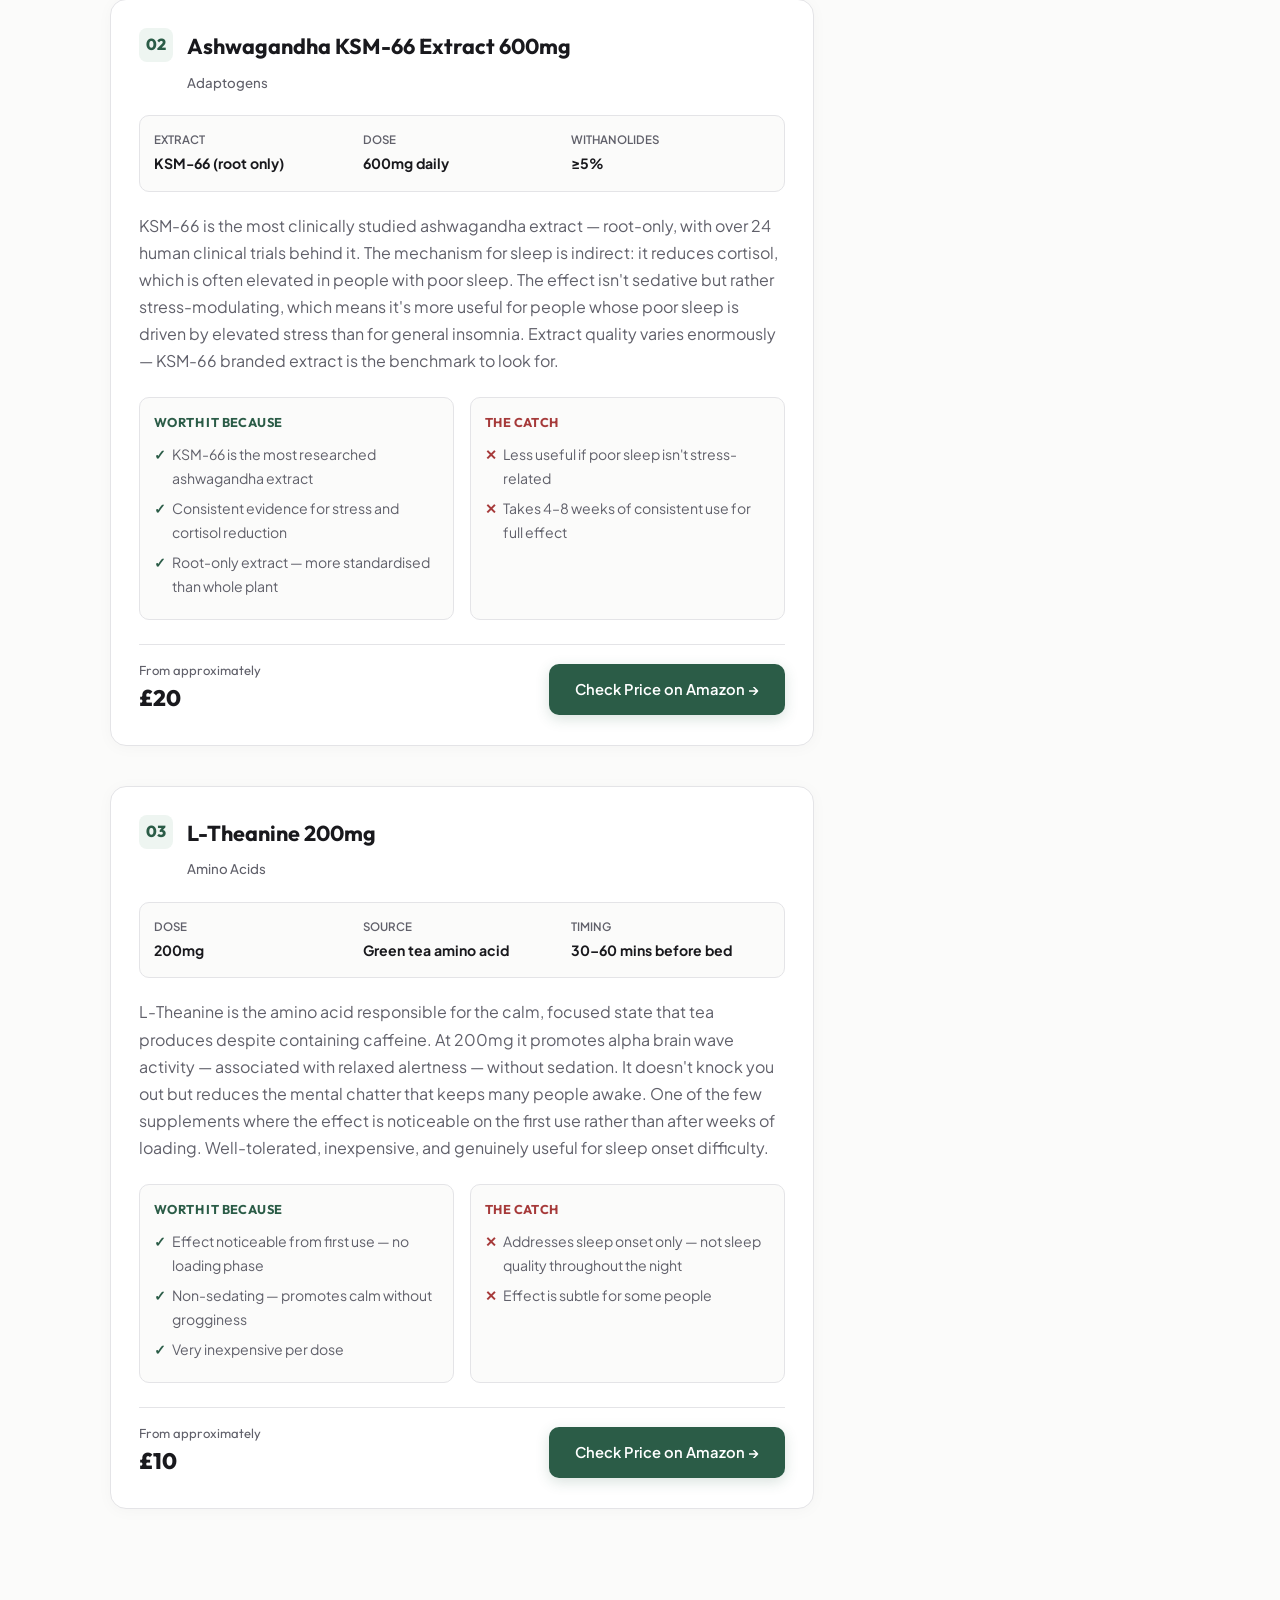
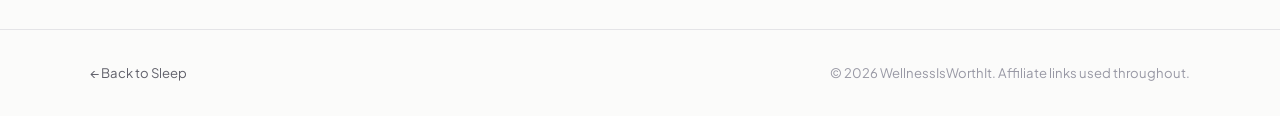
<file: posts/sleep-supplements-worth-taking.html>
<!DOCTYPE html>
<html lang="en" data-theme="light">
<head>
  <meta charset="UTF-8" />
  <meta name="viewport" content="width=device-width, initial-scale=1.0" />
  <title>Sleep Supplements Worth Taking — WellnessIsWorthIt</title>
  <meta name="description" content="Magnesium, ashwagandha, L-theanine — which sleep supplements have genuine evidence and which are overpriced placebos." />
  <link href="https://fonts.googleapis.com/css2?family=Outfit:wght@400;500;600;700;800;900&family=Plus+Jakarta+Sans:wght@400;500;600;700&display=swap" rel="stylesheet" />
  <link rel="stylesheet" href="../assets/css/style.css" />
</head>
<body>

  <div class="disclosure-banner">
    <strong>Disclosure:</strong> This site contains affiliate links. As an Amazon Associate we earn from qualifying purchases — at no extra cost to you.
  </div>

  <header>
    <div class="nav-container">
      <a href="../index.html" class="logo">Wellness<span>IsWorthIt</span>.</a>
      <ul class="nav-links">
        <li><a href="../index.html">All Posts</a></li>
        <li><a href="../wellness-gear.html">Wellness Gear</a></li>
        <li><a href="../skincare.html">Skincare</a></li>
        <li><a href="../supplements.html">Supplements</a></li>
        <li><a href="../sleep.html" class="active">Sleep</a></li>
      </ul>
      <div class="nav-actions">
        <button class="theme-toggle" onclick="toggleTheme()" aria-label="Toggle dark mode">
          <svg id="themeIcon" viewBox="0 0 24 24">
            <path d="M21 12.79A9 9 0 1 1 11.21 3 7 7 0 0 0 21 12.79z"/>
          </svg>
        </button>
      </div>
    </div>
  </header>

  <section class="post-hero">
    <a href="../sleep.html" class="back-link">← Back to Sleep</a>
    <span class="meta-tag">✦ Sleep</span>
    <h1>Sleep Supplements That Are Actually Worth Taking</h1>
    <div class="author-strip">
      <div class="author-img">WI</div>
      <div class="author-info">
        <p>WellnessIsWorthIt Editorial</p>
        <span>Updated June 2026 · 9 min read</span>
      </div>
    </div>
  </section>

  <main class="main-layout">

    <div class="article-body">

      <div class="placeholder-banner">
        ⚠️ PLACEHOLDER — Replace with real product research, verified prices and affiliate links before publishing.
      </div>

      <p class="intro">The sleep supplement category is full of products making significant claims on the basis of weak evidence. This post focuses specifically on supplements with reasonable clinical support for sleep quality, not just marketing copy — and flags the common ones that aren't worth the money.</p>

      <p class="result-count" id="result-count"><strong>3 items</strong> across all categories</p>

      <div id="recommendations">

        <article class="product-node" data-category="minerals" data-title="magnesium threonate sleep brain cognitive magtein crosses blood brain barrier">
          <div class="product-header">
            <div class="product-number">01</div>
            <div class="product-title-area">
              <h3 class="product-title">Magnesium L-Threonate (Magtein)</h3>
              <span class="product-brand">Minerals</span>
            </div>
          </div>
          <div class="quick-specs">
            <div class="spec-item"><span class="spec-label">Form</span><span class="spec-val">L-Threonate</span></div>
            <div class="spec-item"><span class="spec-label">Dose</span><span class="spec-val">144mg elemental</span></div>
            <div class="spec-item"><span class="spec-label">Timing</span><span class="spec-val">1–2 hrs before bed</span></div>
          </div>
          <p class="product-desc">L-Threonate is the only form of magnesium shown to cross the blood-brain barrier in meaningful quantities — which is relevant specifically for its effects on sleep architecture and cognitive function rather than the broader enzymatic roles other magnesium forms fill. Research by MIT suggests it raises brain magnesium levels where other forms don't. It's significantly more expensive than glycinate, so only worth considering if you're already taking magnesium for other functions and want a sleep-specific form.</p>
          <div class="pro-con-grid">
            <div class="pc-box pro-box">
              <h5>Worth it because</h5>
              <ul>
                <li>Only magnesium form shown to cross blood-brain barrier</li>
                <li>MIT-developed with published research behind it</li>
                <li>Specific mechanism relevant to sleep quality</li>
              </ul>
            </div>
            <div class="pc-box con-box">
              <h5>The catch</h5>
              <ul>
                <li>Significantly more expensive than standard magnesium</li>
                <li>Requires 3–4 capsules per dose to hit effective amount</li>
              </ul>
            </div>
          </div>
          <div class="affiliate-action">
            <div class="price-tag"><span>From approximately</span>£35</div>
            <a href="https://amazon.co.uk" target="_blank" rel="noopener nofollow sponsored" class="btn-affiliate">Check Price on Amazon →</a>
          </div>
        </article>

        <article class="product-node" data-category="adaptogens" data-title="ashwagandha KSM-66 stress cortisol adaptogen anxiety sleep quality">
          <div class="product-header">
            <div class="product-number">02</div>
            <div class="product-title-area">
              <h3 class="product-title">Ashwagandha KSM-66 Extract 600mg</h3>
              <span class="product-brand">Adaptogens</span>
            </div>
          </div>
          <div class="quick-specs">
            <div class="spec-item"><span class="spec-label">Extract</span><span class="spec-val">KSM-66 (root only)</span></div>
            <div class="spec-item"><span class="spec-label">Dose</span><span class="spec-val">600mg daily</span></div>
            <div class="spec-item"><span class="spec-label">Withanolides</span><span class="spec-val">≥5%</span></div>
          </div>
          <p class="product-desc">KSM-66 is the most clinically studied ashwagandha extract — root-only, with over 24 human clinical trials behind it. The mechanism for sleep is indirect: it reduces cortisol, which is often elevated in people with poor sleep. The effect isn't sedative but rather stress-modulating, which means it's more useful for people whose poor sleep is driven by elevated stress than for general insomnia. Extract quality varies enormously — KSM-66 branded extract is the benchmark to look for.</p>
          <div class="pro-con-grid">
            <div class="pc-box pro-box">
              <h5>Worth it because</h5>
              <ul>
                <li>KSM-66 is the most researched ashwagandha extract</li>
                <li>Consistent evidence for stress and cortisol reduction</li>
                <li>Root-only extract — more standardised than whole plant</li>
              </ul>
            </div>
            <div class="pc-box con-box">
              <h5>The catch</h5>
              <ul>
                <li>Less useful if poor sleep isn't stress-related</li>
                <li>Takes 4–8 weeks of consistent use for full effect</li>
              </ul>
            </div>
          </div>
          <div class="affiliate-action">
            <div class="price-tag"><span>From approximately</span>£20</div>
            <a href="https://amazon.co.uk" target="_blank" rel="noopener nofollow sponsored" class="btn-affiliate">Check Price on Amazon →</a>
          </div>
        </article>

        <article class="product-node" data-category="amino-acids" data-title="l-theanine 200mg green tea calm focus anxiety sleep quality GABA">
          <div class="product-header">
            <div class="product-number">03</div>
            <div class="product-title-area">
              <h3 class="product-title">L-Theanine 200mg</h3>
              <span class="product-brand">Amino Acids</span>
            </div>
          </div>
          <div class="quick-specs">
            <div class="spec-item"><span class="spec-label">Dose</span><span class="spec-val">200mg</span></div>
            <div class="spec-item"><span class="spec-label">Source</span><span class="spec-val">Green tea amino acid</span></div>
            <div class="spec-item"><span class="spec-label">Timing</span><span class="spec-val">30–60 mins before bed</span></div>
          </div>
          <p class="product-desc">L-Theanine is the amino acid responsible for the calm, focused state that tea produces despite containing caffeine. At 200mg it promotes alpha brain wave activity — associated with relaxed alertness — without sedation. It doesn't knock you out but reduces the mental chatter that keeps many people awake. One of the few supplements where the effect is noticeable on the first use rather than after weeks of loading. Well-tolerated, inexpensive, and genuinely useful for sleep onset difficulty.</p>
          <div class="pro-con-grid">
            <div class="pc-box pro-box">
              <h5>Worth it because</h5>
              <ul>
                <li>Effect noticeable from first use — no loading phase</li>
                <li>Non-sedating — promotes calm without grogginess</li>
                <li>Very inexpensive per dose</li>
              </ul>
            </div>
            <div class="pc-box con-box">
              <h5>The catch</h5>
              <ul>
                <li>Addresses sleep onset only — not sleep quality throughout the night</li>
                <li>Effect is subtle for some people</li>
              </ul>
            </div>
          </div>
          <div class="affiliate-action">
            <div class="price-tag"><span>From approximately</span>£10</div>
            <a href="https://amazon.co.uk" target="_blank" rel="noopener nofollow sponsored" class="btn-affiliate">Check Price on Amazon →</a>
          </div>
        </article>

        <div id="no-results">No items match that search. Try a different keyword or reset the filter.</div>

      </div>
    </div>

    <aside class="sidebar">
      <div class="sidebar-sticky">

        <div class="widget">
          <h4 class="widget-title">Search</h4>
          <input type="text" id="search-bar" class="search-input" placeholder="e.g. magnesium, ashwagandha..." oninput="filterProducts()" aria-label="Search products" />
        </div>

        <div class="widget">
          <h4 class="widget-title">Category</h4>
          <ul class="category-pills">
            <li><button class="active" onclick="setCategory('all', this)">All</button></li>
            <li><button onclick="setCategory('minerals', this)">Minerals</button></li>
            <li><button onclick="setCategory('adaptogens', this)">Adaptogens</button></li>
            <li><button onclick="setCategory('amino-acids', this)">Amino Acids</button></li>
          </ul>
        </div>

        <div class="widget newsletter-widget">
          <h4 class="widget-title">Newsletter</h4>
          <p>Honest picks, no sponsored noise. New recommendations when they're actually worth sharing.</p>
          <form class="newsletter-form" onsubmit="handleSubscribe(event)">
            <input type="email" placeholder="your@email.com" required />
            <button type="submit">Get the Newsletter</button>
          </form>
        </div>

      </div>
    </aside>

  </main>

  <footer>
    <div class="footer-inner">
      <a href="../sleep.html">← Back to Sleep</a>
      <span>© 2026 WellnessIsWorthIt. Affiliate links used throughout.</span>
    </div>
  </footer>

  <script src="../assets/js/main.js"></script>

</body>
</html>
</file>
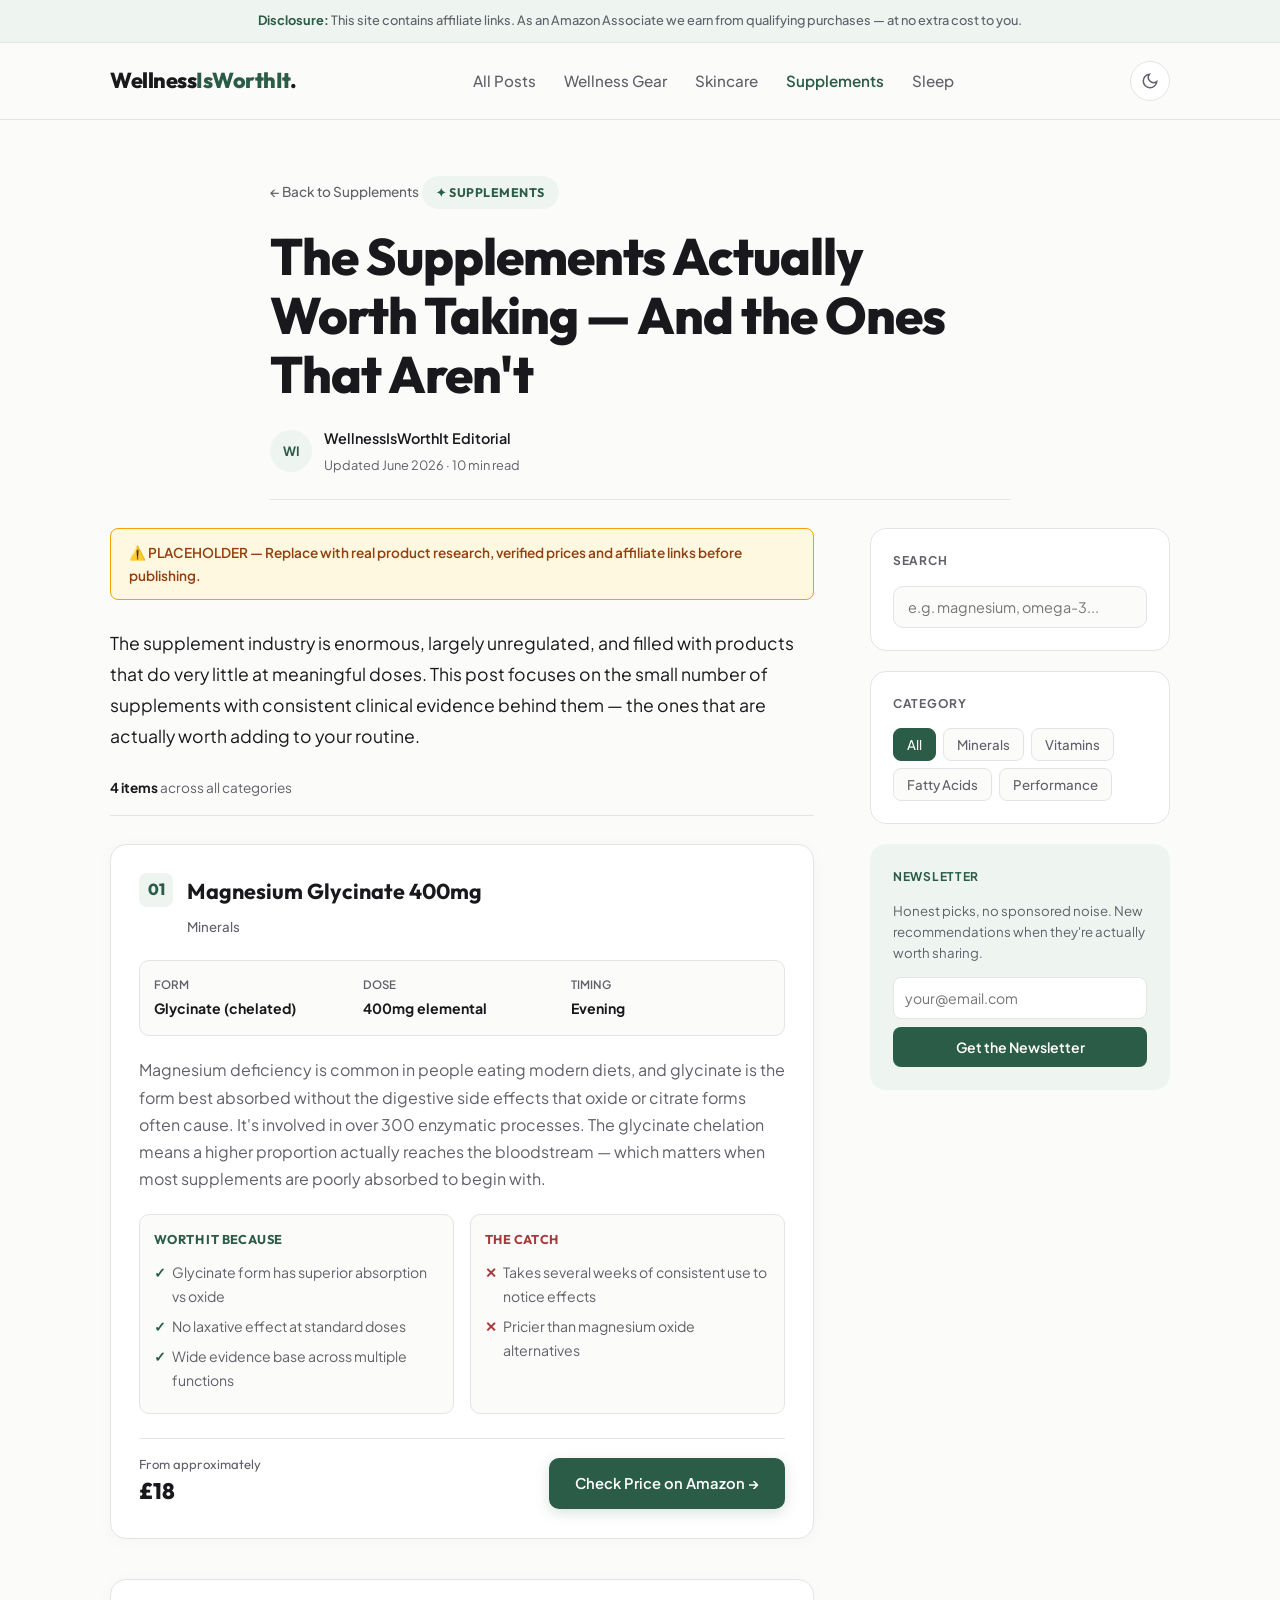
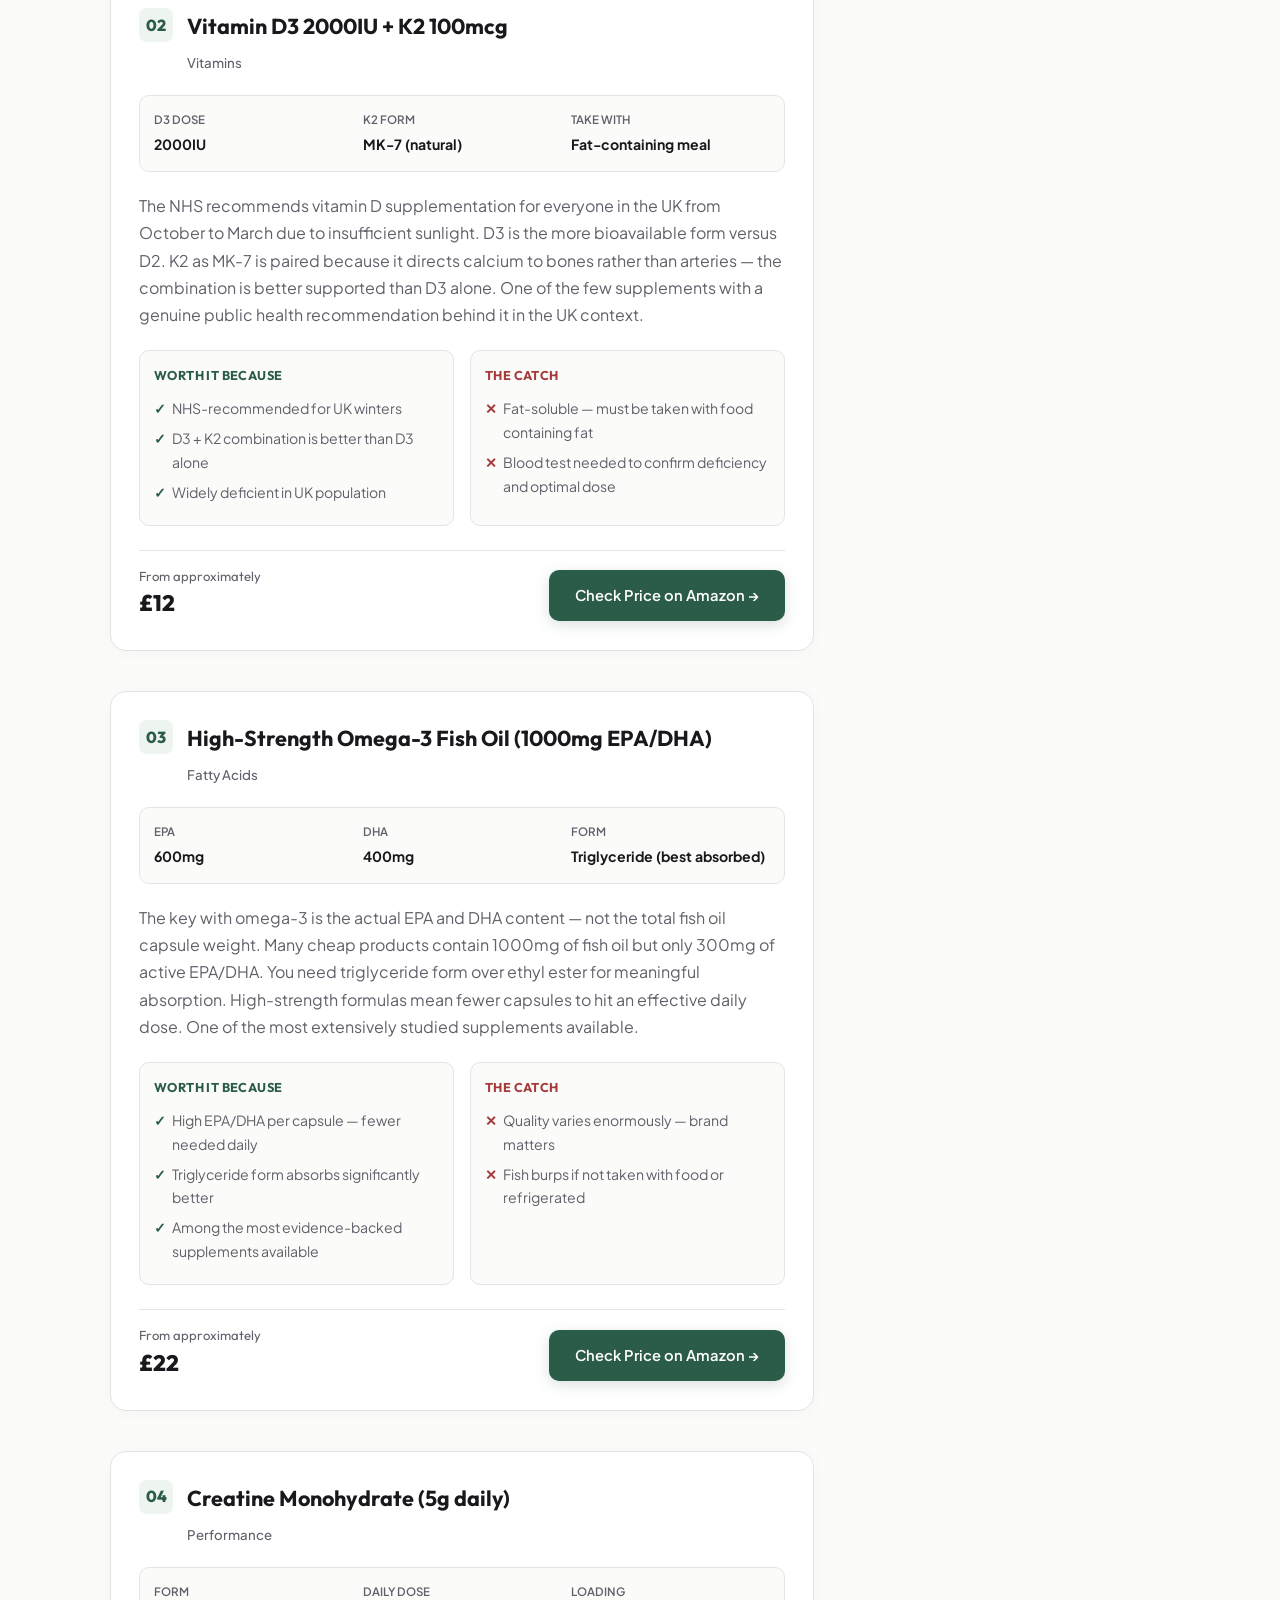
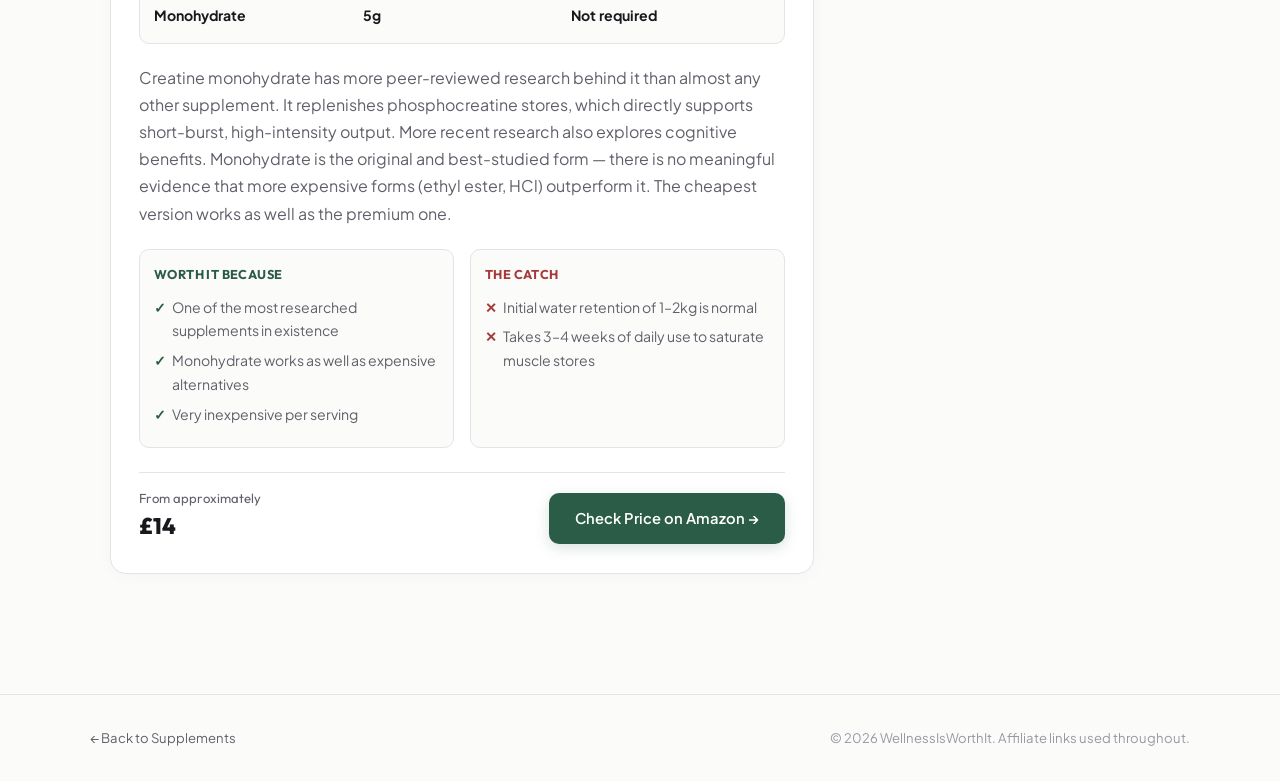
<file: posts/supplements-worth-taking.html>
<!DOCTYPE html>
<html lang="en" data-theme="light">
<head>
  <meta charset="UTF-8" />
  <meta name="viewport" content="width=device-width, initial-scale=1.0" />
  <title>Supplements Actually Worth Taking — WellnessIsWorthIt</title>
  <meta name="description" content="Most supplements are overpriced and ineffective. A small handful have genuine evidence behind them. These are the ones worth your money." />
  <link href="https://fonts.googleapis.com/css2?family=Outfit:wght@400;500;600;700;800;900&family=Plus+Jakarta+Sans:wght@400;500;600;700&display=swap" rel="stylesheet" />
  <link rel="stylesheet" href="../assets/css/style.css" />
</head>
<body>

  <div class="disclosure-banner">
    <strong>Disclosure:</strong> This site contains affiliate links. As an Amazon Associate we earn from qualifying purchases — at no extra cost to you.
  </div>

  <header>
    <div class="nav-container">
      <a href="../index.html" class="logo">Wellness<span>IsWorthIt</span>.</a>
      <ul class="nav-links">
        <li><a href="../index.html">All Posts</a></li>
        <li><a href="../wellness-gear.html">Wellness Gear</a></li>
        <li><a href="../skincare.html">Skincare</a></li>
        <li><a href="../supplements.html" class="active">Supplements</a></li>
        <li><a href="../sleep.html">Sleep</a></li>
      </ul>
      <div class="nav-actions">
        <button class="theme-toggle" onclick="toggleTheme()" aria-label="Toggle dark mode">
          <svg id="themeIcon" viewBox="0 0 24 24">
            <path d="M21 12.79A9 9 0 1 1 11.21 3 7 7 0 0 0 21 12.79z"/>
          </svg>
        </button>
      </div>
    </div>
  </header>

  <section class="post-hero">
    <a href="../supplements.html" class="back-link">← Back to Supplements</a>
    <span class="meta-tag">✦ Supplements</span>
    <h1>The Supplements Actually Worth Taking — And the Ones That Aren't</h1>
    <div class="author-strip">
      <div class="author-img">WI</div>
      <div class="author-info">
        <p>WellnessIsWorthIt Editorial</p>
        <span>Updated June 2026 · 10 min read</span>
      </div>
    </div>
  </section>

  <main class="main-layout">

    <div class="article-body">

      <div class="placeholder-banner">
        ⚠️ PLACEHOLDER — Replace with real product research, verified prices and affiliate links before publishing.
      </div>

      <p class="intro">The supplement industry is enormous, largely unregulated, and filled with products that do very little at meaningful doses. This post focuses on the small number of supplements with consistent clinical evidence behind them — the ones that are actually worth adding to your routine.</p>

      <p class="result-count" id="result-count"><strong>4 items</strong> across all categories</p>

      <div id="recommendations">

        <article class="product-node" data-category="minerals" data-title="magnesium glycinate 400mg sleep muscle recovery anxiety calm">
          <div class="product-header">
            <div class="product-number">01</div>
            <div class="product-title-area">
              <h3 class="product-title">Magnesium Glycinate 400mg</h3>
              <span class="product-brand">Minerals</span>
            </div>
          </div>
          <div class="quick-specs">
            <div class="spec-item"><span class="spec-label">Form</span><span class="spec-val">Glycinate (chelated)</span></div>
            <div class="spec-item"><span class="spec-label">Dose</span><span class="spec-val">400mg elemental</span></div>
            <div class="spec-item"><span class="spec-label">Timing</span><span class="spec-val">Evening</span></div>
          </div>
          <p class="product-desc">Magnesium deficiency is common in people eating modern diets, and glycinate is the form best absorbed without the digestive side effects that oxide or citrate forms often cause. It's involved in over 300 enzymatic processes. The glycinate chelation means a higher proportion actually reaches the bloodstream — which matters when most supplements are poorly absorbed to begin with.</p>
          <div class="pro-con-grid">
            <div class="pc-box pro-box">
              <h5>Worth it because</h5>
              <ul>
                <li>Glycinate form has superior absorption vs oxide</li>
                <li>No laxative effect at standard doses</li>
                <li>Wide evidence base across multiple functions</li>
              </ul>
            </div>
            <div class="pc-box con-box">
              <h5>The catch</h5>
              <ul>
                <li>Takes several weeks of consistent use to notice effects</li>
                <li>Pricier than magnesium oxide alternatives</li>
              </ul>
            </div>
          </div>
          <div class="affiliate-action">
            <div class="price-tag"><span>From approximately</span>£18</div>
            <a href="https://amazon.co.uk" target="_blank" rel="noopener nofollow sponsored" class="btn-affiliate">Check Price on Amazon →</a>
          </div>
        </article>

        <article class="product-node" data-category="vitamins" data-title="vitamin d3 k2 2000iu bone immunity deficiency UK winter">
          <div class="product-header">
            <div class="product-number">02</div>
            <div class="product-title-area">
              <h3 class="product-title">Vitamin D3 2000IU + K2 100mcg</h3>
              <span class="product-brand">Vitamins</span>
            </div>
          </div>
          <div class="quick-specs">
            <div class="spec-item"><span class="spec-label">D3 Dose</span><span class="spec-val">2000IU</span></div>
            <div class="spec-item"><span class="spec-label">K2 Form</span><span class="spec-val">MK-7 (natural)</span></div>
            <div class="spec-item"><span class="spec-label">Take With</span><span class="spec-val">Fat-containing meal</span></div>
          </div>
          <p class="product-desc">The NHS recommends vitamin D supplementation for everyone in the UK from October to March due to insufficient sunlight. D3 is the more bioavailable form versus D2. K2 as MK-7 is paired because it directs calcium to bones rather than arteries — the combination is better supported than D3 alone. One of the few supplements with a genuine public health recommendation behind it in the UK context.</p>
          <div class="pro-con-grid">
            <div class="pc-box pro-box">
              <h5>Worth it because</h5>
              <ul>
                <li>NHS-recommended for UK winters</li>
                <li>D3 + K2 combination is better than D3 alone</li>
                <li>Widely deficient in UK population</li>
              </ul>
            </div>
            <div class="pc-box con-box">
              <h5>The catch</h5>
              <ul>
                <li>Fat-soluble — must be taken with food containing fat</li>
                <li>Blood test needed to confirm deficiency and optimal dose</li>
              </ul>
            </div>
          </div>
          <div class="affiliate-action">
            <div class="price-tag"><span>From approximately</span>£12</div>
            <a href="https://amazon.co.uk" target="_blank" rel="noopener nofollow sponsored" class="btn-affiliate">Check Price on Amazon →</a>
          </div>
        </article>

        <article class="product-node" data-category="fatty-acids" data-title="omega-3 fish oil EPA DHA heart brain inflammation triglycerides">
          <div class="product-header">
            <div class="product-number">03</div>
            <div class="product-title-area">
              <h3 class="product-title">High-Strength Omega-3 Fish Oil (1000mg EPA/DHA)</h3>
              <span class="product-brand">Fatty Acids</span>
            </div>
          </div>
          <div class="quick-specs">
            <div class="spec-item"><span class="spec-label">EPA</span><span class="spec-val">600mg</span></div>
            <div class="spec-item"><span class="spec-label">DHA</span><span class="spec-val">400mg</span></div>
            <div class="spec-item"><span class="spec-label">Form</span><span class="spec-val">Triglyceride (best absorbed)</span></div>
          </div>
          <p class="product-desc">The key with omega-3 is the actual EPA and DHA content — not the total fish oil capsule weight. Many cheap products contain 1000mg of fish oil but only 300mg of active EPA/DHA. You need triglyceride form over ethyl ester for meaningful absorption. High-strength formulas mean fewer capsules to hit an effective daily dose. One of the most extensively studied supplements available.</p>
          <div class="pro-con-grid">
            <div class="pc-box pro-box">
              <h5>Worth it because</h5>
              <ul>
                <li>High EPA/DHA per capsule — fewer needed daily</li>
                <li>Triglyceride form absorbs significantly better</li>
                <li>Among the most evidence-backed supplements available</li>
              </ul>
            </div>
            <div class="pc-box con-box">
              <h5>The catch</h5>
              <ul>
                <li>Quality varies enormously — brand matters</li>
                <li>Fish burps if not taken with food or refrigerated</li>
              </ul>
            </div>
          </div>
          <div class="affiliate-action">
            <div class="price-tag"><span>From approximately</span>£22</div>
            <a href="https://amazon.co.uk" target="_blank" rel="noopener nofollow sponsored" class="btn-affiliate">Check Price on Amazon →</a>
          </div>
        </article>

        <article class="product-node" data-category="performance" data-title="creatine monohydrate strength muscle power exercise performance">
          <div class="product-header">
            <div class="product-number">04</div>
            <div class="product-title-area">
              <h3 class="product-title">Creatine Monohydrate (5g daily)</h3>
              <span class="product-brand">Performance</span>
            </div>
          </div>
          <div class="quick-specs">
            <div class="spec-item"><span class="spec-label">Form</span><span class="spec-val">Monohydrate</span></div>
            <div class="spec-item"><span class="spec-label">Daily Dose</span><span class="spec-val">5g</span></div>
            <div class="spec-item"><span class="spec-label">Loading</span><span class="spec-val">Not required</span></div>
          </div>
          <p class="product-desc">Creatine monohydrate has more peer-reviewed research behind it than almost any other supplement. It replenishes phosphocreatine stores, which directly supports short-burst, high-intensity output. More recent research also explores cognitive benefits. Monohydrate is the original and best-studied form — there is no meaningful evidence that more expensive forms (ethyl ester, HCl) outperform it. The cheapest version works as well as the premium one.</p>
          <div class="pro-con-grid">
            <div class="pc-box pro-box">
              <h5>Worth it because</h5>
              <ul>
                <li>One of the most researched supplements in existence</li>
                <li>Monohydrate works as well as expensive alternatives</li>
                <li>Very inexpensive per serving</li>
              </ul>
            </div>
            <div class="pc-box con-box">
              <h5>The catch</h5>
              <ul>
                <li>Initial water retention of 1–2kg is normal</li>
                <li>Takes 3–4 weeks of daily use to saturate muscle stores</li>
              </ul>
            </div>
          </div>
          <div class="affiliate-action">
            <div class="price-tag"><span>From approximately</span>£14</div>
            <a href="https://amazon.co.uk" target="_blank" rel="noopener nofollow sponsored" class="btn-affiliate">Check Price on Amazon →</a>
          </div>
        </article>

        <div id="no-results">No items match that search. Try a different keyword or reset the filter.</div>

      </div>
    </div>

    <aside class="sidebar">
      <div class="sidebar-sticky">

        <div class="widget">
          <h4 class="widget-title">Search</h4>
          <input type="text" id="search-bar" class="search-input" placeholder="e.g. magnesium, omega-3..." oninput="filterProducts()" aria-label="Search products" />
        </div>

        <div class="widget">
          <h4 class="widget-title">Category</h4>
          <ul class="category-pills">
            <li><button class="active" onclick="setCategory('all', this)">All</button></li>
            <li><button onclick="setCategory('minerals', this)">Minerals</button></li>
            <li><button onclick="setCategory('vitamins', this)">Vitamins</button></li>
            <li><button onclick="setCategory('fatty-acids', this)">Fatty Acids</button></li>
            <li><button onclick="setCategory('performance', this)">Performance</button></li>
          </ul>
        </div>

        <div class="widget newsletter-widget">
          <h4 class="widget-title">Newsletter</h4>
          <p>Honest picks, no sponsored noise. New recommendations when they're actually worth sharing.</p>
          <form class="newsletter-form" onsubmit="handleSubscribe(event)">
            <input type="email" placeholder="your@email.com" required />
            <button type="submit">Get the Newsletter</button>
          </form>
        </div>

      </div>
    </aside>

  </main>

  <footer>
    <div class="footer-inner">
      <a href="../supplements.html">← Back to Supplements</a>
      <span>© 2026 WellnessIsWorthIt. Affiliate links used throughout.</span>
    </div>
  </footer>

  <script src="../assets/js/main.js"></script>

</body>
</html>
</file>
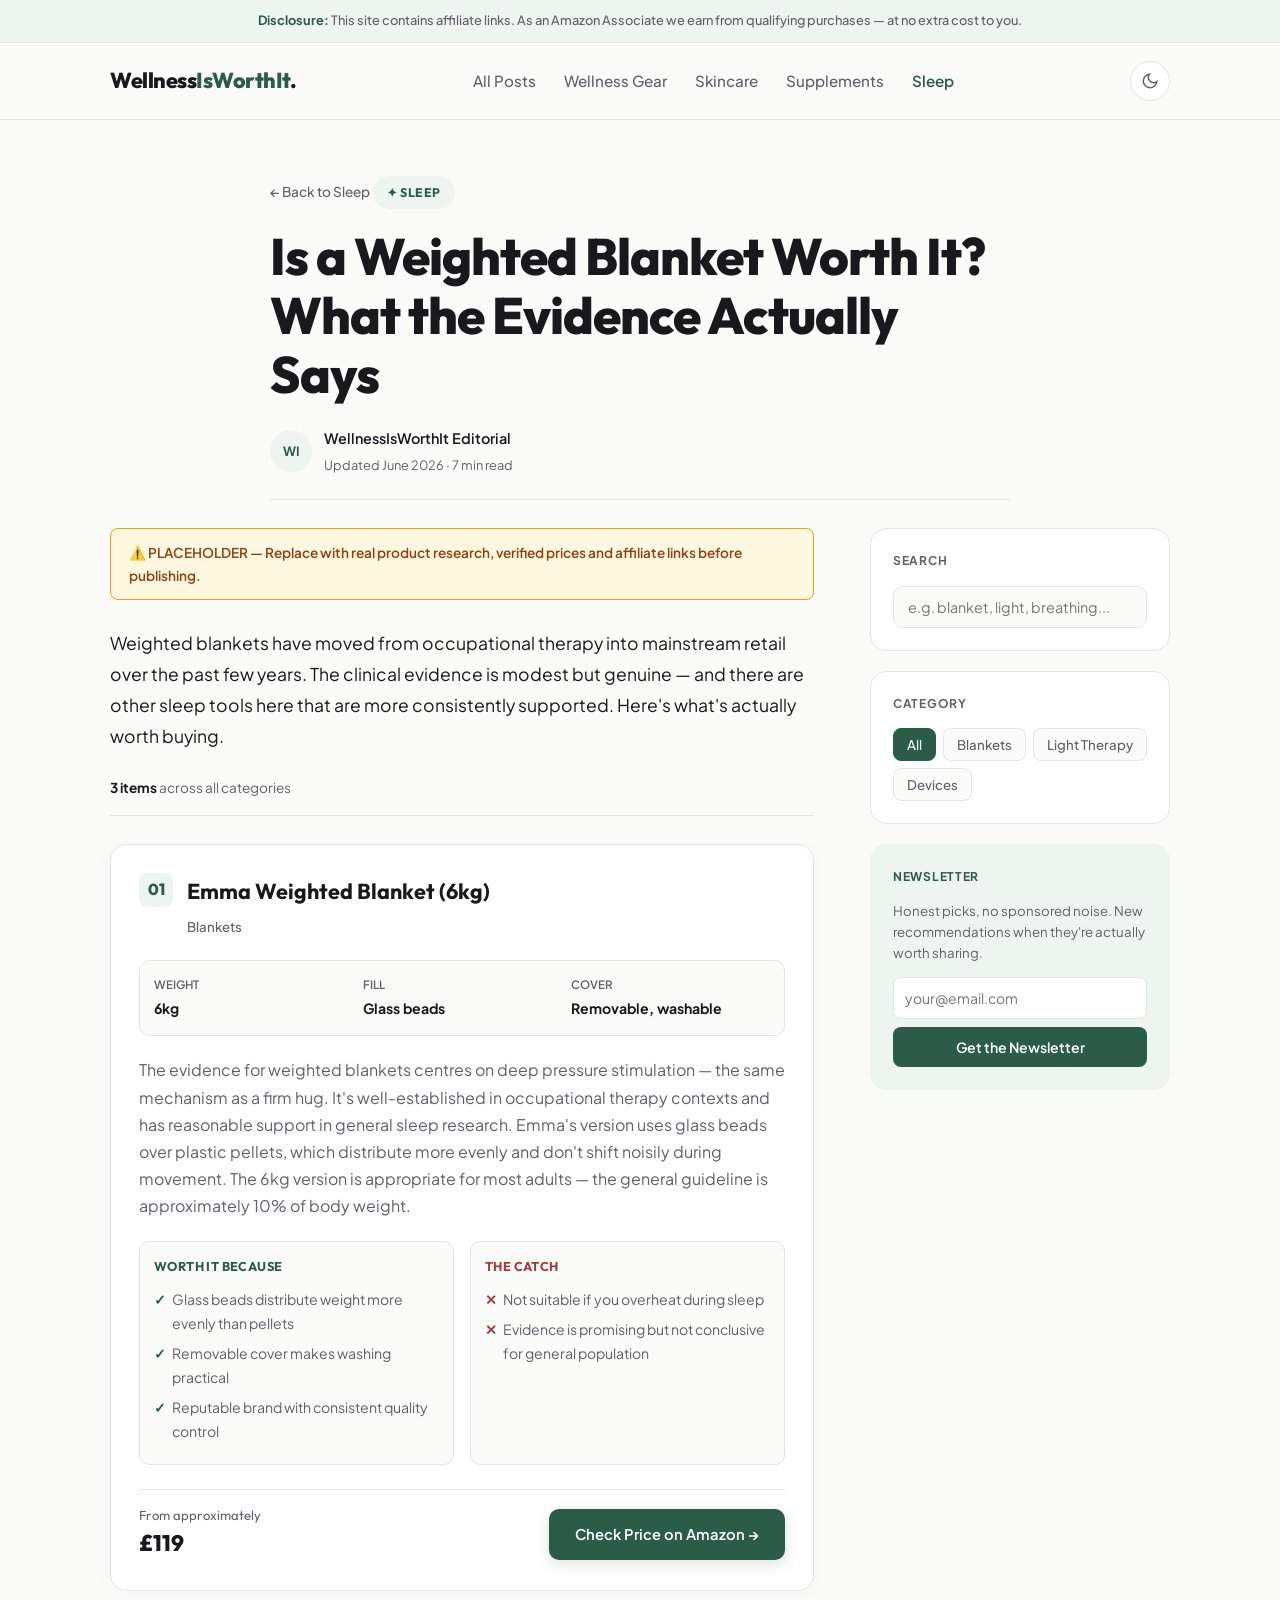
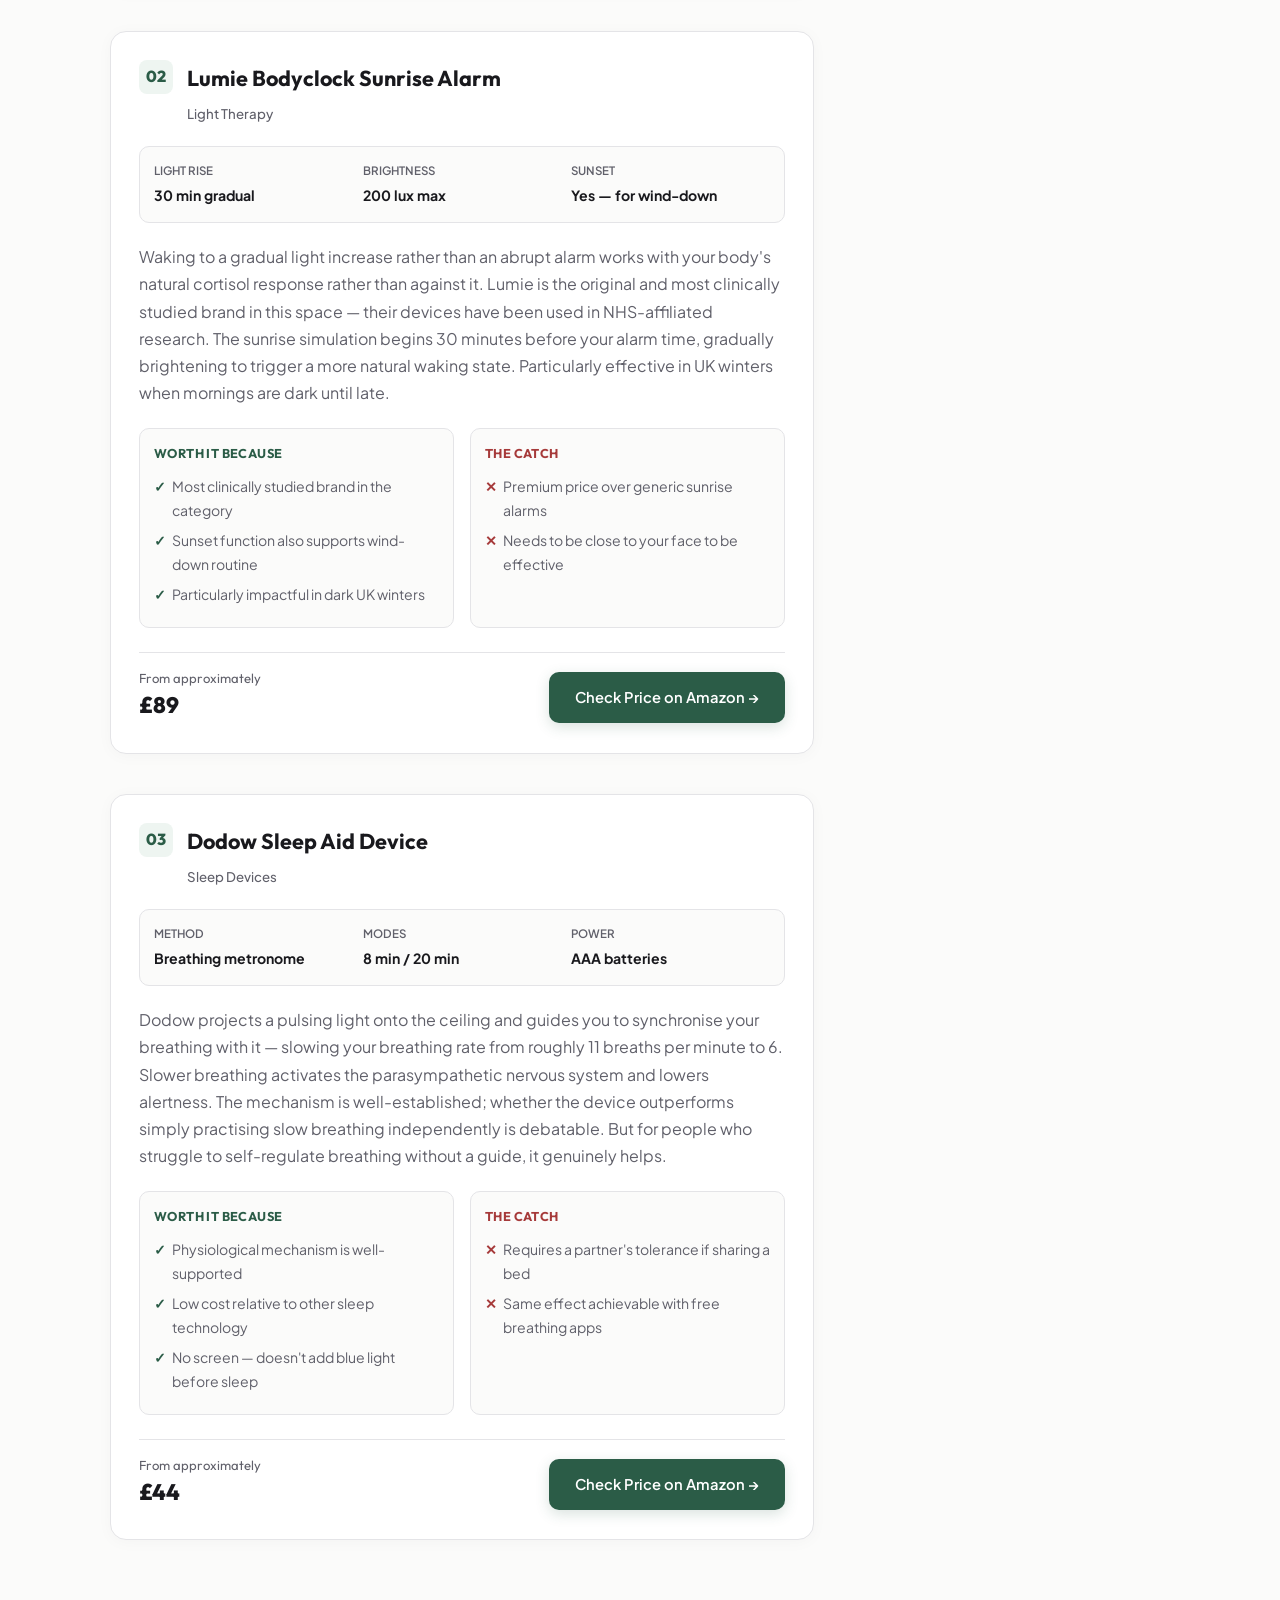
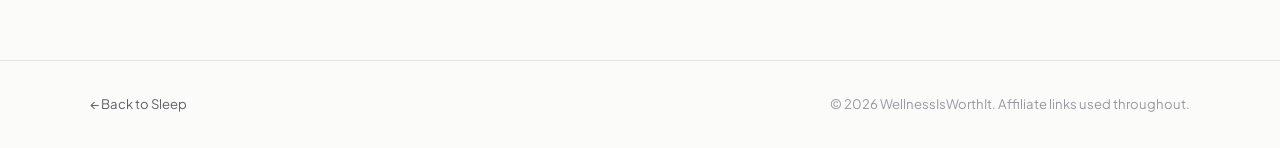
<file: posts/weighted-blanket-worth-it.html>
<!DOCTYPE html>
<html lang="en" data-theme="light">
<head>
  <meta charset="UTF-8" />
  <meta name="viewport" content="width=device-width, initial-scale=1.0" />
  <title>Is a Weighted Blanket Worth It? — WellnessIsWorthIt</title>
  <meta name="description" content="Weighted blankets, sunrise alarm clocks and sleep aids — what the evidence actually says and which ones are worth spending money on." />
  <link href="https://fonts.googleapis.com/css2?family=Outfit:wght@400;500;600;700;800;900&family=Plus+Jakarta+Sans:wght@400;500;600;700&display=swap" rel="stylesheet" />
  <link rel="stylesheet" href="../assets/css/style.css" />
</head>
<body>

  <div class="disclosure-banner">
    <strong>Disclosure:</strong> This site contains affiliate links. As an Amazon Associate we earn from qualifying purchases — at no extra cost to you.
  </div>

  <header>
    <div class="nav-container">
      <a href="../index.html" class="logo">Wellness<span>IsWorthIt</span>.</a>
      <ul class="nav-links">
        <li><a href="../index.html">All Posts</a></li>
        <li><a href="../wellness-gear.html">Wellness Gear</a></li>
        <li><a href="../skincare.html">Skincare</a></li>
        <li><a href="../supplements.html">Supplements</a></li>
        <li><a href="../sleep.html" class="active">Sleep</a></li>
      </ul>
      <div class="nav-actions">
        <button class="theme-toggle" onclick="toggleTheme()" aria-label="Toggle dark mode">
          <svg id="themeIcon" viewBox="0 0 24 24">
            <path d="M21 12.79A9 9 0 1 1 11.21 3 7 7 0 0 0 21 12.79z"/>
          </svg>
        </button>
      </div>
    </div>
  </header>

  <section class="post-hero">
    <a href="../sleep.html" class="back-link">← Back to Sleep</a>
    <span class="meta-tag">✦ Sleep</span>
    <h1>Is a Weighted Blanket Worth It? What the Evidence Actually Says</h1>
    <div class="author-strip">
      <div class="author-img">WI</div>
      <div class="author-info">
        <p>WellnessIsWorthIt Editorial</p>
        <span>Updated June 2026 · 7 min read</span>
      </div>
    </div>
  </section>

  <main class="main-layout">

    <div class="article-body">

      <div class="placeholder-banner">
        ⚠️ PLACEHOLDER — Replace with real product research, verified prices and affiliate links before publishing.
      </div>

      <p class="intro">Weighted blankets have moved from occupational therapy into mainstream retail over the past few years. The clinical evidence is modest but genuine — and there are other sleep tools here that are more consistently supported. Here's what's actually worth buying.</p>

      <p class="result-count" id="result-count"><strong>3 items</strong> across all categories</p>

      <div id="recommendations">

        <article class="product-node" data-category="blankets" data-title="weighted blanket emma 6kg deep pressure touch stimulation anxiety sleep">
          <div class="product-header">
            <div class="product-number">01</div>
            <div class="product-title-area">
              <h3 class="product-title">Emma Weighted Blanket (6kg)</h3>
              <span class="product-brand">Blankets</span>
            </div>
          </div>
          <div class="quick-specs">
            <div class="spec-item"><span class="spec-label">Weight</span><span class="spec-val">6kg</span></div>
            <div class="spec-item"><span class="spec-label">Fill</span><span class="spec-val">Glass beads</span></div>
            <div class="spec-item"><span class="spec-label">Cover</span><span class="spec-val">Removable, washable</span></div>
          </div>
          <p class="product-desc">The evidence for weighted blankets centres on deep pressure stimulation — the same mechanism as a firm hug. It's well-established in occupational therapy contexts and has reasonable support in general sleep research. Emma's version uses glass beads over plastic pellets, which distribute more evenly and don't shift noisily during movement. The 6kg version is appropriate for most adults — the general guideline is approximately 10% of body weight.</p>
          <div class="pro-con-grid">
            <div class="pc-box pro-box">
              <h5>Worth it because</h5>
              <ul>
                <li>Glass beads distribute weight more evenly than pellets</li>
                <li>Removable cover makes washing practical</li>
                <li>Reputable brand with consistent quality control</li>
              </ul>
            </div>
            <div class="pc-box con-box">
              <h5>The catch</h5>
              <ul>
                <li>Not suitable if you overheat during sleep</li>
                <li>Evidence is promising but not conclusive for general population</li>
              </ul>
            </div>
          </div>
          <div class="affiliate-action">
            <div class="price-tag"><span>From approximately</span>£119</div>
            <a href="https://amazon.co.uk" target="_blank" rel="noopener nofollow sponsored" class="btn-affiliate">Check Price on Amazon →</a>
          </div>
        </article>

        <article class="product-node" data-category="light" data-title="lumie bodyclock sunrise alarm clock light therapy wake seasonal affective disorder">
          <div class="product-header">
            <div class="product-number">02</div>
            <div class="product-title-area">
              <h3 class="product-title">Lumie Bodyclock Sunrise Alarm</h3>
              <span class="product-brand">Light Therapy</span>
            </div>
          </div>
          <div class="quick-specs">
            <div class="spec-item"><span class="spec-label">Light Rise</span><span class="spec-val">30 min gradual</span></div>
            <div class="spec-item"><span class="spec-label">Brightness</span><span class="spec-val">200 lux max</span></div>
            <div class="spec-item"><span class="spec-label">Sunset</span><span class="spec-val">Yes — for wind-down</span></div>
          </div>
          <p class="product-desc">Waking to a gradual light increase rather than an abrupt alarm works with your body's natural cortisol response rather than against it. Lumie is the original and most clinically studied brand in this space — their devices have been used in NHS-affiliated research. The sunrise simulation begins 30 minutes before your alarm time, gradually brightening to trigger a more natural waking state. Particularly effective in UK winters when mornings are dark until late.</p>
          <div class="pro-con-grid">
            <div class="pc-box pro-box">
              <h5>Worth it because</h5>
              <ul>
                <li>Most clinically studied brand in the category</li>
                <li>Sunset function also supports wind-down routine</li>
                <li>Particularly impactful in dark UK winters</li>
              </ul>
            </div>
            <div class="pc-box con-box">
              <h5>The catch</h5>
              <ul>
                <li>Premium price over generic sunrise alarms</li>
                <li>Needs to be close to your face to be effective</li>
              </ul>
            </div>
          </div>
          <div class="affiliate-action">
            <div class="price-tag"><span>From approximately</span>£89</div>
            <a href="https://amazon.co.uk" target="_blank" rel="noopener nofollow sponsored" class="btn-affiliate">Check Price on Amazon →</a>
          </div>
        </article>

        <article class="product-node" data-category="devices" data-title="dodow sleep aid metronome light breathing relaxation fall asleep faster">
          <div class="product-header">
            <div class="product-number">03</div>
            <div class="product-title-area">
              <h3 class="product-title">Dodow Sleep Aid Device</h3>
              <span class="product-brand">Sleep Devices</span>
            </div>
          </div>
          <div class="quick-specs">
            <div class="spec-item"><span class="spec-label">Method</span><span class="spec-val">Breathing metronome</span></div>
            <div class="spec-item"><span class="spec-label">Modes</span><span class="spec-val">8 min / 20 min</span></div>
            <div class="spec-item"><span class="spec-label">Power</span><span class="spec-val">AAA batteries</span></div>
          </div>
          <p class="product-desc">Dodow projects a pulsing light onto the ceiling and guides you to synchronise your breathing with it — slowing your breathing rate from roughly 11 breaths per minute to 6. Slower breathing activates the parasympathetic nervous system and lowers alertness. The mechanism is well-established; whether the device outperforms simply practising slow breathing independently is debatable. But for people who struggle to self-regulate breathing without a guide, it genuinely helps.</p>
          <div class="pro-con-grid">
            <div class="pc-box pro-box">
              <h5>Worth it because</h5>
              <ul>
                <li>Physiological mechanism is well-supported</li>
                <li>Low cost relative to other sleep technology</li>
                <li>No screen — doesn't add blue light before sleep</li>
              </ul>
            </div>
            <div class="pc-box con-box">
              <h5>The catch</h5>
              <ul>
                <li>Requires a partner's tolerance if sharing a bed</li>
                <li>Same effect achievable with free breathing apps</li>
              </ul>
            </div>
          </div>
          <div class="affiliate-action">
            <div class="price-tag"><span>From approximately</span>£44</div>
            <a href="https://amazon.co.uk" target="_blank" rel="noopener nofollow sponsored" class="btn-affiliate">Check Price on Amazon →</a>
          </div>
        </article>

        <div id="no-results">No items match that search. Try a different keyword or reset the filter.</div>

      </div>
    </div>

    <aside class="sidebar">
      <div class="sidebar-sticky">

        <div class="widget">
          <h4 class="widget-title">Search</h4>
          <input type="text" id="search-bar" class="search-input" placeholder="e.g. blanket, light, breathing..." oninput="filterProducts()" aria-label="Search products" />
        </div>

        <div class="widget">
          <h4 class="widget-title">Category</h4>
          <ul class="category-pills">
            <li><button class="active" onclick="setCategory('all', this)">All</button></li>
            <li><button onclick="setCategory('blankets', this)">Blankets</button></li>
            <li><button onclick="setCategory('light', this)">Light Therapy</button></li>
            <li><button onclick="setCategory('devices', this)">Devices</button></li>
          </ul>
        </div>

        <div class="widget newsletter-widget">
          <h4 class="widget-title">Newsletter</h4>
          <p>Honest picks, no sponsored noise. New recommendations when they're actually worth sharing.</p>
          <form class="newsletter-form" onsubmit="handleSubscribe(event)">
            <input type="email" placeholder="your@email.com" required />
            <button type="submit">Get the Newsletter</button>
          </form>
        </div>

      </div>
    </aside>

  </main>

  <footer>
    <div class="footer-inner">
      <a href="../sleep.html">← Back to Sleep</a>
      <span>© 2026 WellnessIsWorthIt. Affiliate links used throughout.</span>
    </div>
  </footer>

  <script src="../assets/js/main.js"></script>

</body>
</html>
</file>
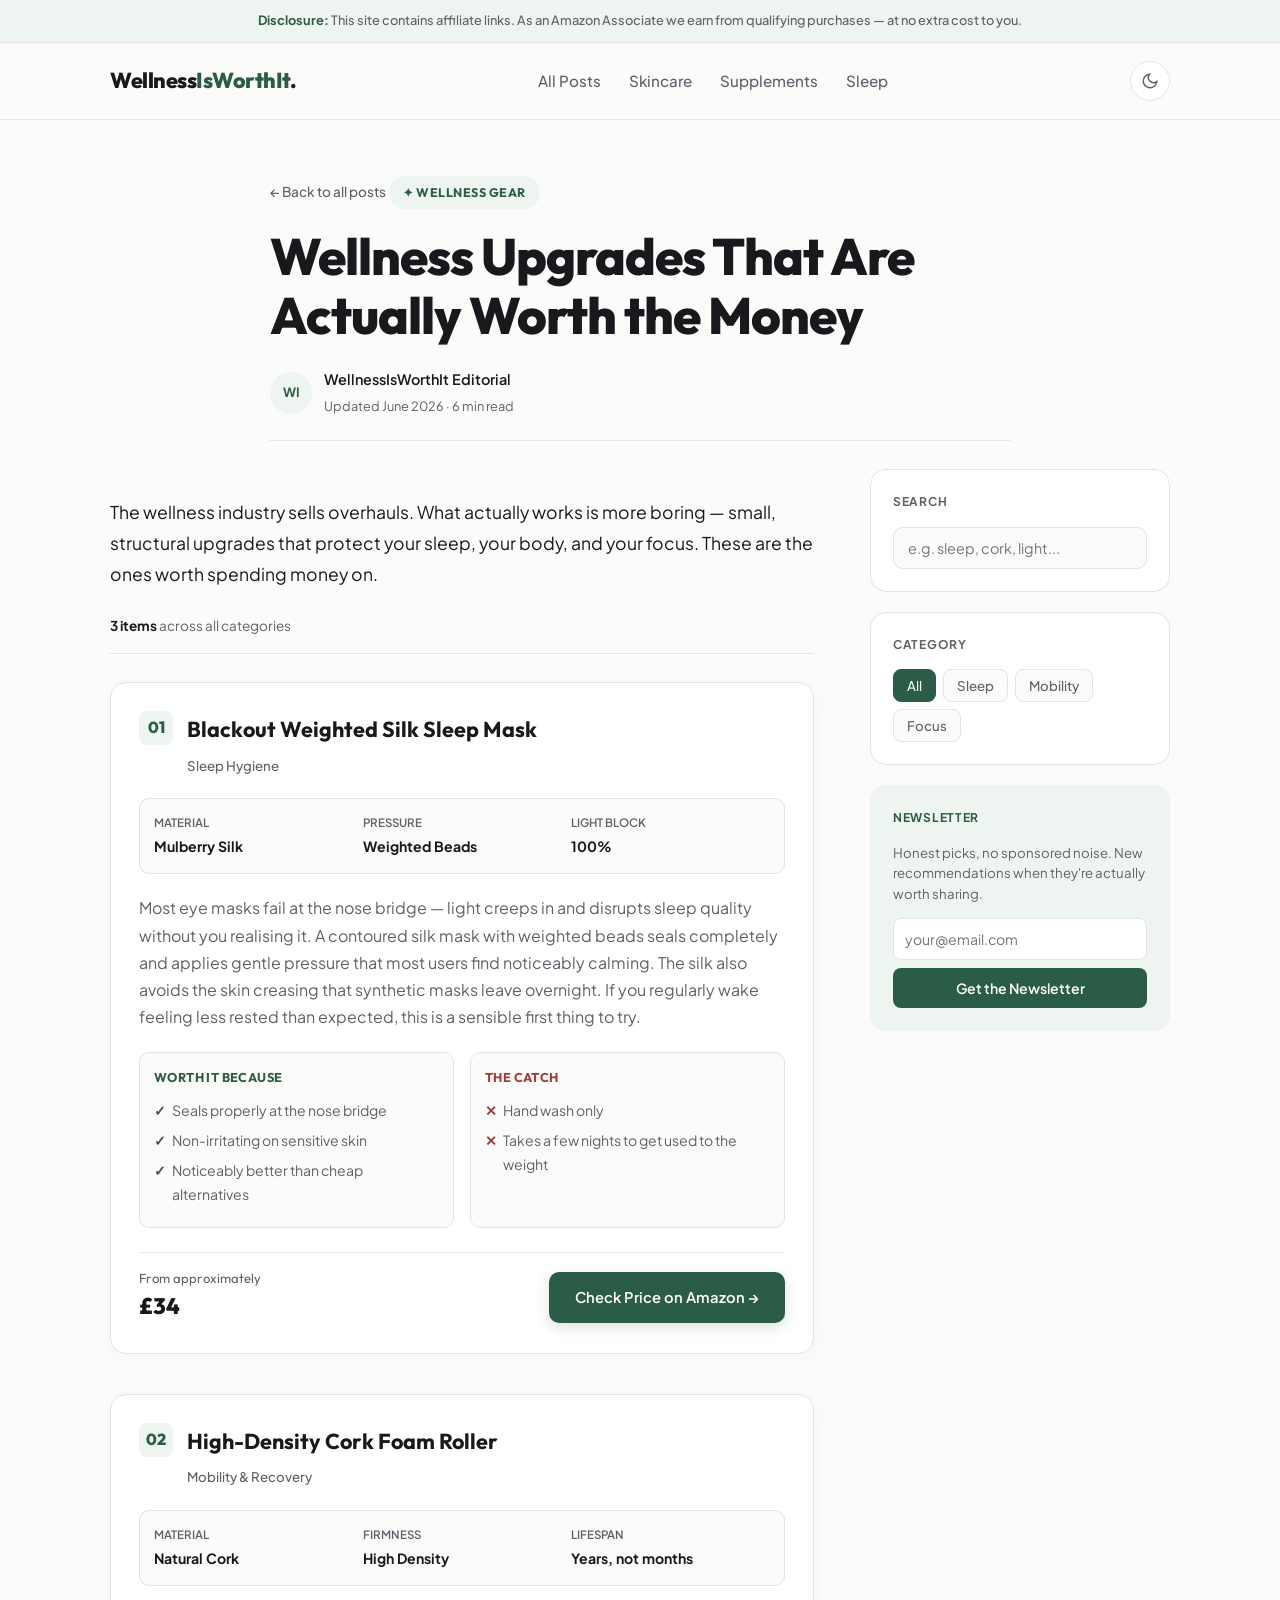
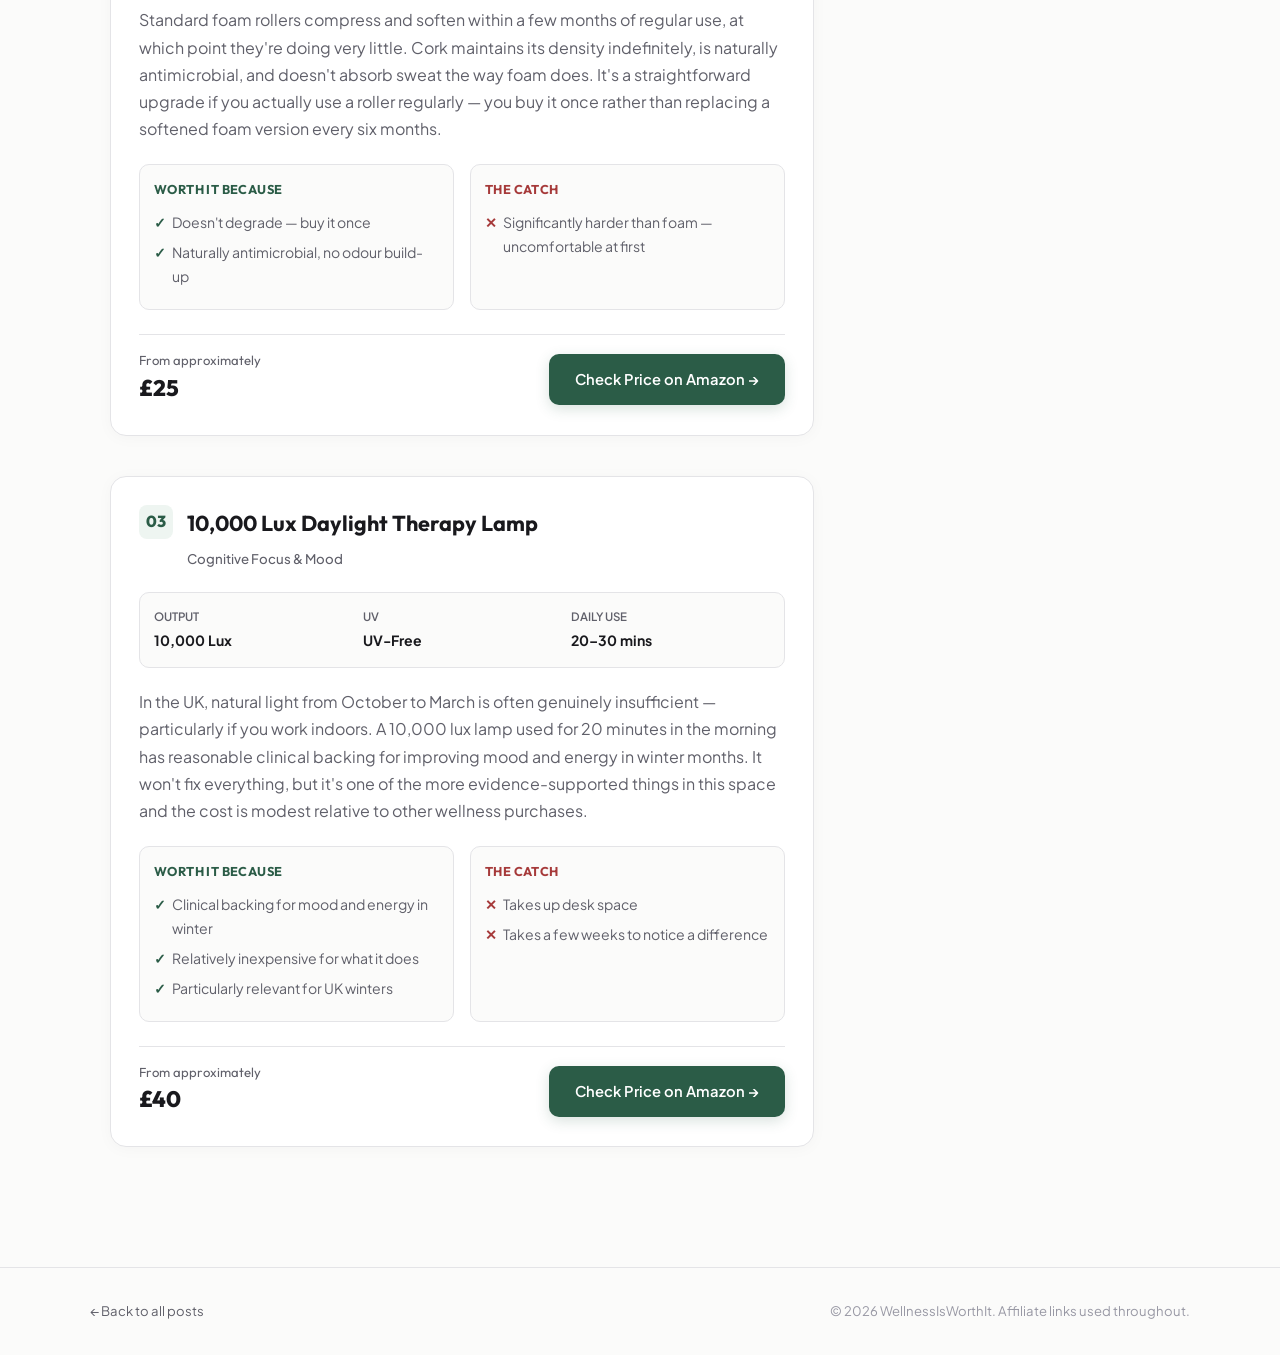
<file: posts/wellness-upgrades-worth-the-money.html>
<!DOCTYPE html>
<html lang="en" data-theme="light">
<head>
  <meta charset="UTF-8" />
  <meta name="viewport" content="width=device-width, initial-scale=1.0" />
  <title>Wellness Upgrades That Are Actually Worth the Money — WellnessIsWorthIt</title>
  <meta name="description" content="Three wellness products genuinely worth spending money on — a blackout silk sleep mask, a cork foam roller, and a daylight therapy lamp." />
  <link href="https://fonts.googleapis.com/css2?family=Outfit:wght@400;500;600;700;800;900&family=Plus+Jakarta+Sans:wght@400;500;600;700&display=swap" rel="stylesheet" />
  <link rel="stylesheet" href="../assets/css/style.css" />
</head>
<body>

  <!-- DISCLOSURE -->
  <div class="disclosure-banner">
    <strong>Disclosure:</strong> This site contains affiliate links. As an Amazon Associate we earn from qualifying purchases — at no extra cost to you.
  </div>

  <!-- NAV -->
  <header>
    <div class="nav-container">
      <a href="../index.html" class="logo">Wellness<span>IsWorthIt</span>.</a>
      <ul class="nav-links">
        <li><a href="../index.html">All Posts</a></li>
        <li><a href="#">Skincare</a></li>
        <li><a href="#">Supplements</a></li>
        <li><a href="#">Sleep</a></li>
      </ul>
      <div class="nav-actions">
        <button class="theme-toggle" onclick="toggleTheme()" aria-label="Toggle dark mode">
          <svg id="themeIcon" viewBox="0 0 24 24">
            <path d="M21 12.79A9 9 0 1 1 11.21 3 7 7 0 0 0 21 12.79z"/>
          </svg>
        </button>
      </div>
    </div>
  </header>

  <!-- POST HERO -->
  <section class="post-hero">
    <a href="../index.html" class="back-link">← Back to all posts</a>
    <span class="meta-tag">✦ Wellness Gear</span>
    <h1>Wellness Upgrades That Are Actually Worth the Money</h1>
    <div class="author-strip">
      <div class="author-img">WI</div>
      <div class="author-info">
        <p>WellnessIsWorthIt Editorial</p>
        <span>Updated June 2026 · 6 min read</span>
      </div>
    </div>
  </section>

  <!-- MAIN CONTENT -->
  <main class="main-layout">

    <!-- ARTICLE BODY — left column, wide -->
    <div class="article-body">
      <p class="intro">The wellness industry sells overhauls. What actually works is more boring — small, structural upgrades that protect your sleep, your body, and your focus. These are the ones worth spending money on.</p>

      <p class="result-count" id="result-count"><strong>3 items</strong> across all categories</p>

      <div id="recommendations">

        <!-- PRODUCT 01 -->
        <article class="product-node" data-category="sleep" data-title="weighted silk sleep mask blackout sleep hygiene">
          <div class="product-header">
            <div class="product-number">01</div>
            <div class="product-title-area">
              <h3 class="product-title">Blackout Weighted Silk Sleep Mask</h3>
              <span class="product-brand">Sleep Hygiene</span>
            </div>
          </div>
          <div class="quick-specs">
            <div class="spec-item"><span class="spec-label">Material</span><span class="spec-val">Mulberry Silk</span></div>
            <div class="spec-item"><span class="spec-label">Pressure</span><span class="spec-val">Weighted Beads</span></div>
            <div class="spec-item"><span class="spec-label">Light Block</span><span class="spec-val">100%</span></div>
          </div>
          <p class="product-desc">Most eye masks fail at the nose bridge — light creeps in and disrupts sleep quality without you realising it. A contoured silk mask with weighted beads seals completely and applies gentle pressure that most users find noticeably calming. The silk also avoids the skin creasing that synthetic masks leave overnight. If you regularly wake feeling less rested than expected, this is a sensible first thing to try.</p>
          <div class="pro-con-grid">
            <div class="pc-box pro-box">
              <h5>Worth it because</h5>
              <ul>
                <li>Seals properly at the nose bridge</li>
                <li>Non-irritating on sensitive skin</li>
                <li>Noticeably better than cheap alternatives</li>
              </ul>
            </div>
            <div class="pc-box con-box">
              <h5>The catch</h5>
              <ul>
                <li>Hand wash only</li>
                <li>Takes a few nights to get used to the weight</li>
              </ul>
            </div>
          </div>
          <div class="affiliate-action">
            <div class="price-tag"><span>From approximately</span>£34</div>
            <a href="https://amazon.co.uk" target="_blank" rel="noopener nofollow sponsored" class="btn-affiliate">Check Price on Amazon →</a>
          </div>
        </article>

        <!-- PRODUCT 02 -->
        <article class="product-node" data-category="mobility" data-title="cork massage roller foam roller recovery myofascial mobility">
          <div class="product-header">
            <div class="product-number">02</div>
            <div class="product-title-area">
              <h3 class="product-title">High-Density Cork Foam Roller</h3>
              <span class="product-brand">Mobility &amp; Recovery</span>
            </div>
          </div>
          <div class="quick-specs">
            <div class="spec-item"><span class="spec-label">Material</span><span class="spec-val">Natural Cork</span></div>
            <div class="spec-item"><span class="spec-label">Firmness</span><span class="spec-val">High Density</span></div>
            <div class="spec-item"><span class="spec-label">Lifespan</span><span class="spec-val">Years, not months</span></div>
          </div>
          <p class="product-desc">Standard foam rollers compress and soften within a few months of regular use, at which point they're doing very little. Cork maintains its density indefinitely, is naturally antimicrobial, and doesn't absorb sweat the way foam does. It's a straightforward upgrade if you actually use a roller regularly — you buy it once rather than replacing a softened foam version every six months.</p>
          <div class="pro-con-grid">
            <div class="pc-box pro-box">
              <h5>Worth it because</h5>
              <ul>
                <li>Doesn't degrade — buy it once</li>
                <li>Naturally antimicrobial, no odour build-up</li>
              </ul>
            </div>
            <div class="pc-box con-box">
              <h5>The catch</h5>
              <ul>
                <li>Significantly harder than foam — uncomfortable at first</li>
              </ul>
            </div>
          </div>
          <div class="affiliate-action">
            <div class="price-tag"><span>From approximately</span>£25</div>
            <a href="https://amazon.co.uk" target="_blank" rel="noopener nofollow sponsored" class="btn-affiliate">Check Price on Amazon →</a>
          </div>
        </article>

        <!-- PRODUCT 03 -->
        <article class="product-node" data-category="cognitive" data-title="light therapy lamp SAD daylight 10000 lux focus energy winter cognitive">
          <div class="product-header">
            <div class="product-number">03</div>
            <div class="product-title-area">
              <h3 class="product-title">10,000 Lux Daylight Therapy Lamp</h3>
              <span class="product-brand">Cognitive Focus &amp; Mood</span>
            </div>
          </div>
          <div class="quick-specs">
            <div class="spec-item"><span class="spec-label">Output</span><span class="spec-val">10,000 Lux</span></div>
            <div class="spec-item"><span class="spec-label">UV</span><span class="spec-val">UV-Free</span></div>
            <div class="spec-item"><span class="spec-label">Daily Use</span><span class="spec-val">20–30 mins</span></div>
          </div>
          <p class="product-desc">In the UK, natural light from October to March is often genuinely insufficient — particularly if you work indoors. A 10,000 lux lamp used for 20 minutes in the morning has reasonable clinical backing for improving mood and energy in winter months. It won't fix everything, but it's one of the more evidence-supported things in this space and the cost is modest relative to other wellness purchases.</p>
          <div class="pro-con-grid">
            <div class="pc-box pro-box">
              <h5>Worth it because</h5>
              <ul>
                <li>Clinical backing for mood and energy in winter</li>
                <li>Relatively inexpensive for what it does</li>
                <li>Particularly relevant for UK winters</li>
              </ul>
            </div>
            <div class="pc-box con-box">
              <h5>The catch</h5>
              <ul>
                <li>Takes up desk space</li>
                <li>Takes a few weeks to notice a difference</li>
              </ul>
            </div>
          </div>
          <div class="affiliate-action">
            <div class="price-tag"><span>From approximately</span>£40</div>
            <a href="https://amazon.co.uk" target="_blank" rel="noopener nofollow sponsored" class="btn-affiliate">Check Price on Amazon →</a>
          </div>
        </article>

        <div id="no-results">No items match that search. Try a different keyword or reset the filter.</div>

      </div>
    </div>

    <!-- SIDEBAR — right column, narrow, sticky -->
    <aside class="sidebar">
      <div class="sidebar-sticky">

        <div class="widget">
          <h4 class="widget-title">Search</h4>
          <input
            type="text"
            id="search-bar"
            class="search-input"
            placeholder="e.g. sleep, cork, light..."
            oninput="filterProducts()"
            aria-label="Search products"
          />
        </div>

        <div class="widget">
          <h4 class="widget-title">Category</h4>
          <ul class="category-pills">
            <li><button class="active" onclick="setCategory('all', this)">All</button></li>
            <li><button onclick="setCategory('sleep', this)">Sleep</button></li>
            <li><button onclick="setCategory('mobility', this)">Mobility</button></li>
            <li><button onclick="setCategory('cognitive', this)">Focus</button></li>
          </ul>
        </div>

        <div class="widget newsletter-widget">
          <h4 class="widget-title">Newsletter</h4>
          <p>Honest picks, no sponsored noise. New recommendations when they're actually worth sharing.</p>
          <form class="newsletter-form" onsubmit="handleSubscribe(event)">
            <input type="email" placeholder="your@email.com" required />
            <button type="submit">Get the Newsletter</button>
          </form>
        </div>

      </div>
    </aside>

  </main>

  <!-- FOOTER -->
  <footer>
    <div class="footer-inner">
      <a href="../index.html">← Back to all posts</a>
      <span>© 2026 WellnessIsWorthIt. Affiliate links used throughout.</span>
    </div>
  </footer>

  <script src="../assets/js/main.js"></script>

</body>
</html>
</file>
<file: assets/css/style.css>
/* ============================================================
   WellnessIsWorthIt — Shared Stylesheet
   Covers: nav, disclosure, homepage, post pages, product cards,
           sidebar, newsletter, responsive
   ============================================================ */

/* ── RESET & BASE ─────────────────────────────────────────── */
*, *::before, *::after { box-sizing: border-box; margin: 0; padding: 0; }

:root {
  --bg: #fbfbfa;
  --bg-card: #ffffff;
  --bg-secondary: #f4f4f2;
  --text: #19191d;
  --text-muted: #60606a;
  --text-faint: #9898a4;
  --accent: #2b5c47;
  --accent-hover: #1c3d2f;
  --accent-light: #eef5f1;
  --border: #e4e4e7;
  --font-heading: 'Outfit', sans-serif;
  --font-body: 'Plus Jakarta Sans', sans-serif;
  --radius-sm: 8px;
  --radius-md: 12px;
  --radius-lg: 16px;
  --shadow-sm: 0 2px 16px rgba(0,0,0,0.03);
  --shadow-md: 0 8px 28px rgba(0,0,0,0.06);
}

[data-theme="dark"] {
  --bg: #0d0d11;
  --bg-card: #14141a;
  --bg-secondary: #1a1a22;
  --text: #f3f3f5;
  --text-muted: #9494a1;
  --text-faint: #5a5a6a;
  --accent: #3da077;
  --accent-hover: #52b788;
  --accent-light: #162920;
  --border: #272730;
  --shadow-sm: 0 2px 16px rgba(0,0,0,0.15);
  --shadow-md: 0 8px 28px rgba(0,0,0,0.25);
}

html { scroll-behavior: smooth; background: var(--bg); }

body {
  background: var(--bg);
  color: var(--text);
  font-family: var(--font-body);
  line-height: 1.7;
  transition: background 0.3s, color 0.3s;
}

a { text-decoration: none; color: inherit; }
button { cursor: pointer; font-family: var(--font-body); outline: none; }
img { display: block; max-width: 100%; height: auto; }


/* ── DISCLOSURE BANNER ────────────────────────────────────── */
.disclosure-banner {
  background: var(--accent-light);
  border-bottom: 1px solid var(--border);
  padding: 10px 20px;
  text-align: center;
  font-size: 0.8rem;
  color: var(--text-muted);
  font-weight: 500;
}
.disclosure-banner strong { color: var(--accent); }


/* ── NAVIGATION ───────────────────────────────────────────── */
header {
  position: sticky;
  top: 0;
  z-index: 100;
  background: rgba(251,251,250,0.9);
  backdrop-filter: blur(12px);
  -webkit-backdrop-filter: blur(12px);
  border-bottom: 1px solid var(--border);
  transition: background 0.3s;
}
[data-theme="dark"] header { background: rgba(13,13,17,0.9); }

.nav-container {
  max-width: 1100px;
  margin: 0 auto;
  padding: 18px 20px;
  display: flex;
  align-items: center;
  justify-content: space-between;
}

.logo {
  font-family: var(--font-heading);
  font-weight: 800;
  font-size: 1.35rem;
  letter-spacing: -0.5px;
  color: var(--text);
}
.logo span { color: var(--accent); }

.nav-links { display: flex; gap: 28px; list-style: none; }
.nav-links a {
  font-size: 0.95rem;
  font-weight: 500;
  color: var(--text-muted);
  transition: color 0.2s;
}
.nav-links a:hover { color: var(--text); }

.nav-actions { display: flex; align-items: center; gap: 16px; }

.theme-toggle {
  width: 40px;
  height: 40px;
  border-radius: 50%;
  border: 1px solid var(--border);
  background: var(--bg-card);
  display: flex;
  align-items: center;
  justify-content: center;
  color: var(--text-muted);
  transition: all 0.2s;
}
.theme-toggle:hover { color: var(--text); border-color: var(--text-muted); }
.theme-toggle svg { width: 18px; height: 18px; fill: none; stroke: currentColor; stroke-width: 2; }


/* ── HOMEPAGE HERO ────────────────────────────────────────── */
.site-hero {
  background: var(--bg);
  border-bottom: 1px solid var(--border);
  padding: 80px 20px 72px;
  text-align: center;
}

.site-hero-inner {
  max-width: 680px;
  margin: 0 auto;
}

.site-hero .meta-tag {
  display: inline-block;
  padding: 6px 14px;
  background: var(--accent-light);
  color: var(--accent);
  font-weight: 700;
  font-size: 0.75rem;
  border-radius: 999px;
  text-transform: uppercase;
  letter-spacing: 0.6px;
  margin-bottom: 24px;
  font-family: var(--font-heading);
}

.site-hero h1 {
  font-family: var(--font-heading);
  font-size: clamp(2.4rem, 5.5vw, 3.8rem);
  font-weight: 800;
  line-height: 1.1;
  letter-spacing: -1.5px;
  color: var(--text);
  margin-bottom: 20px;
}

.site-hero h1 span { color: var(--accent); }

.site-hero p {
  font-size: 1.1rem;
  color: var(--text-muted);
  line-height: 1.75;
  max-width: 520px;
  margin: 0 auto 32px;
}

.site-hero-stats {
  display: flex;
  justify-content: center;
  gap: 40px;
  flex-wrap: wrap;
  margin-top: 40px;
  padding-top: 40px;
  border-top: 1px solid var(--border);
}

.stat-item { text-align: center; }
.stat-number {
  font-family: var(--font-heading);
  font-size: 1.6rem;
  font-weight: 800;
  color: var(--accent);
  line-height: 1;
  margin-bottom: 4px;
}
.stat-label { font-size: 0.8rem; color: var(--text-muted); font-weight: 500; }


/* ── POST LISTING PAGE ────────────────────────────────────── */
.posts-section {
  max-width: 1100px;
  margin: 0 auto;
  padding: 56px 20px 80px;
}

.section-header {
  display: flex;
  align-items: baseline;
  justify-content: space-between;
  margin-bottom: 32px;
  flex-wrap: wrap;
  gap: 12px;
}

.section-title {
  font-family: var(--font-heading);
  font-size: 1.5rem;
  font-weight: 700;
  letter-spacing: -0.5px;
}

.section-subtitle {
  font-size: 0.9rem;
  color: var(--text-muted);
}

/* Featured post — full width card */
.post-card-featured {
  background: var(--bg-card);
  border: 1px solid var(--border);
  border-radius: var(--radius-lg);
  padding: 40px;
  margin-bottom: 28px;
  box-shadow: var(--shadow-sm);
  display: grid;
  grid-template-columns: 1fr auto;
  gap: 32px;
  align-items: center;
  transition: box-shadow 0.2s;
}
.post-card-featured:hover { box-shadow: var(--shadow-md); }

.post-card-featured .featured-badge {
  display: inline-block;
  padding: 4px 10px;
  background: var(--accent);
  color: #fff;
  font-size: 0.7rem;
  font-weight: 700;
  border-radius: 999px;
  text-transform: uppercase;
  letter-spacing: 0.5px;
  margin-bottom: 12px;
  font-family: var(--font-heading);
}

.post-card-featured .post-category-tag {
  display: inline-block;
  padding: 5px 12px;
  background: var(--accent-light);
  color: var(--accent);
  font-size: 0.75rem;
  font-weight: 600;
  border-radius: 999px;
  margin-bottom: 14px;
  font-family: var(--font-heading);
}

.post-card-featured h2 {
  font-family: var(--font-heading);
  font-size: clamp(1.4rem, 2.5vw, 1.9rem);
  font-weight: 700;
  line-height: 1.2;
  letter-spacing: -0.5px;
  margin-bottom: 12px;
  color: var(--text);
}

.post-card-featured p {
  font-size: 1rem;
  color: var(--text-muted);
  line-height: 1.65;
  margin-bottom: 24px;
  max-width: 560px;
}

.post-meta {
  display: flex;
  align-items: center;
  gap: 16px;
  font-size: 0.82rem;
  color: var(--text-faint);
  margin-bottom: 24px;
}

.post-meta span { display: flex; align-items: center; gap: 5px; }

.btn-read-post {
  display: inline-flex;
  align-items: center;
  gap: 8px;
  padding: 12px 24px;
  background: var(--accent);
  color: #fff;
  border-radius: var(--radius-sm);
  font-weight: 600;
  font-size: 0.9rem;
  box-shadow: 0 4px 14px rgba(43,92,71,0.2);
  transition: all 0.2s;
}
.btn-read-post:hover { background: var(--accent-hover); transform: translateY(-1px); }

.featured-product-count {
  text-align: center;
  background: var(--accent-light);
  border-radius: var(--radius-md);
  padding: 24px 32px;
  flex-shrink: 0;
}
.featured-product-count .count-number {
  font-family: var(--font-heading);
  font-size: 2.8rem;
  font-weight: 800;
  color: var(--accent);
  line-height: 1;
  margin-bottom: 4px;
}
.featured-product-count .count-label {
  font-size: 0.8rem;
  color: var(--text-muted);
  font-weight: 500;
}

/* Post grid — smaller cards */
.post-grid {
  display: grid;
  grid-template-columns: repeat(auto-fill, minmax(300px, 1fr));
  gap: 20px;
}

.post-card {
  background: var(--bg-card);
  border: 1px solid var(--border);
  border-radius: var(--radius-lg);
  padding: 28px;
  box-shadow: var(--shadow-sm);
  transition: box-shadow 0.2s, transform 0.2s;
  display: flex;
  flex-direction: column;
}
.post-card:hover { box-shadow: var(--shadow-md); transform: translateY(-2px); }

.post-card.coming-soon {
  opacity: 0.55;
  pointer-events: none;
}

.post-category-tag {
  display: inline-block;
  padding: 5px 12px;
  background: var(--accent-light);
  color: var(--accent);
  font-size: 0.73rem;
  font-weight: 700;
  border-radius: 999px;
  margin-bottom: 14px;
  font-family: var(--font-heading);
  text-transform: uppercase;
  letter-spacing: 0.3px;
  align-self: flex-start;
}

.post-card h3 {
  font-family: var(--font-heading);
  font-size: 1.15rem;
  font-weight: 700;
  line-height: 1.3;
  margin-bottom: 10px;
  color: var(--text);
  letter-spacing: -0.3px;
}

.post-card p {
  font-size: 0.9rem;
  color: var(--text-muted);
  line-height: 1.6;
  margin-bottom: 20px;
  flex: 1;
}

.post-card-footer {
  display: flex;
  align-items: center;
  justify-content: space-between;
  padding-top: 16px;
  border-top: 1px solid var(--border);
  margin-top: auto;
}

.post-card-read-time {
  font-size: 0.8rem;
  color: var(--text-faint);
  font-weight: 500;
}

.post-card-link {
  font-size: 0.85rem;
  font-weight: 600;
  color: var(--accent);
  display: flex;
  align-items: center;
  gap: 4px;
  transition: gap 0.2s;
}
.post-card-link:hover { gap: 8px; }

.coming-soon-badge {
  display: inline-block;
  padding: 4px 10px;
  background: var(--border);
  color: var(--text-faint);
  font-size: 0.7rem;
  font-weight: 600;
  border-radius: 999px;
  text-transform: uppercase;
  letter-spacing: 0.4px;
  font-family: var(--font-heading);
}


/* ── HOMEPAGE NEWSLETTER SECTION ──────────────────────────── */
.homepage-newsletter {
  background: var(--accent-light);
  border-top: 1px solid var(--border);
  padding: 64px 20px;
  text-align: center;
}
.homepage-newsletter-inner { max-width: 500px; margin: 0 auto; }
.homepage-newsletter h2 {
  font-family: var(--font-heading);
  font-size: 1.8rem;
  font-weight: 700;
  margin-bottom: 12px;
  letter-spacing: -0.5px;
  color: var(--text);
}
.homepage-newsletter p {
  font-size: 0.95rem;
  color: var(--text-muted);
  margin-bottom: 28px;
  line-height: 1.65;
}
.homepage-newsletter-form {
  display: flex;
  gap: 10px;
  flex-wrap: wrap;
}
.homepage-newsletter-form input {
  flex: 1;
  min-width: 200px;
  padding: 13px 16px;
  border-radius: var(--radius-sm);
  border: 1px solid var(--border);
  background: var(--bg-card);
  color: var(--text);
  font-family: inherit;
  font-size: 0.9rem;
  outline: none;
  transition: border-color 0.2s;
}
.homepage-newsletter-form input:focus { border-color: var(--accent); }
.homepage-newsletter-form button {
  padding: 13px 24px;
  border: none;
  border-radius: var(--radius-sm);
  background: var(--accent);
  color: #fff;
  font-weight: 600;
  font-size: 0.9rem;
  transition: background 0.2s;
  white-space: nowrap;
}
.homepage-newsletter-form button:hover { background: var(--accent-hover); }


/* ── POST PAGE HERO ───────────────────────────────────────── */
.post-hero {
  max-width: 780px;
  margin: 0 auto;
  padding: 56px 20px 28px;
}

.meta-tag {
  display: inline-block;
  padding: 6px 14px;
  background: var(--accent-light);
  color: var(--accent);
  font-weight: 700;
  font-size: 0.78rem;
  border-radius: 999px;
  text-transform: uppercase;
  letter-spacing: 0.5px;
  margin-bottom: 18px;
  font-family: var(--font-heading);
}

.post-hero h1 {
  font-family: var(--font-heading);
  font-size: clamp(2rem, 5vw, 3.2rem);
  font-weight: 800;
  line-height: 1.15;
  letter-spacing: -1px;
  margin-bottom: 18px;
  color: var(--text);
}

.author-strip {
  display: flex;
  align-items: center;
  gap: 12px;
  margin-top: 22px;
  padding-bottom: 22px;
  border-bottom: 1px solid var(--border);
}
.author-img {
  width: 42px;
  height: 42px;
  border-radius: 50%;
  background: var(--accent-light);
  color: var(--accent);
  display: grid;
  place-items: center;
  font-weight: 700;
  font-size: 0.8rem;
  flex-shrink: 0;
}
.author-info p { font-size: 0.9rem; font-weight: 600; color: var(--text); }
.author-info span { font-size: 0.8rem; color: var(--text-muted); }

.back-link {
  display: inline-flex;
  align-items: center;
  gap: 6px;
  font-size: 0.85rem;
  color: var(--text-muted);
  font-weight: 500;
  margin-bottom: 24px;
  transition: color 0.2s;
}
.back-link:hover { color: var(--accent); }


/* ── POST PAGE LAYOUT ─────────────────────────────────────── */
.main-layout {
  max-width: 1100px;
  margin: 0 auto;
  padding: 0 20px 80px;
  display: grid;
  grid-template-columns: 1fr 300px;
  gap: 56px;
}

.article-body p.intro {
  font-size: 1.1rem;
  color: var(--text);
  margin: 28px 0 24px;
  line-height: 1.75;
}

.result-count {
  font-size: 0.85rem;
  color: var(--text-muted);
  margin-bottom: 28px;
  padding-bottom: 16px;
  border-bottom: 1px solid var(--border);
}
.result-count strong { color: var(--text); }


/* ── PRODUCT CARDS ────────────────────────────────────────── */
.product-node {
  background: var(--bg-card);
  border: 1px solid var(--border);
  border-radius: var(--radius-lg);
  padding: 28px;
  margin-bottom: 40px;
  box-shadow: var(--shadow-sm);
  transition: box-shadow 0.2s;
}
.product-node.hidden { display: none; }
.product-node:hover { box-shadow: var(--shadow-md); }

.product-header {
  display: flex;
  align-items: flex-start;
  gap: 14px;
  margin-bottom: 20px;
  flex-wrap: wrap;
}
.product-number {
  font-family: var(--font-heading);
  font-size: 1rem;
  font-weight: 800;
  color: var(--accent);
  background: var(--accent-light);
  width: 34px;
  height: 34px;
  border-radius: var(--radius-sm);
  display: grid;
  place-items: center;
  flex-shrink: 0;
}
.product-title-area { flex: 1; }
.product-title {
  font-family: var(--font-heading);
  font-size: 1.35rem;
  font-weight: 700;
  margin-bottom: 3px;
  color: var(--text);
}
.product-brand { font-size: 0.83rem; color: var(--text-muted); font-weight: 500; }

.quick-specs {
  display: grid;
  grid-template-columns: repeat(auto-fit, minmax(110px, 1fr));
  gap: 10px;
  background: var(--bg);
  padding: 14px;
  border-radius: 10px;
  margin-bottom: 20px;
  border: 1px solid var(--border);
}
.spec-label {
  color: var(--text-muted);
  display: block;
  font-size: 0.72rem;
  font-weight: 600;
  text-transform: uppercase;
}
.spec-val { font-weight: 700; color: var(--text); font-size: 0.88rem; }

.product-desc {
  margin-bottom: 22px;
  color: var(--text-muted);
  font-size: 1rem;
  line-height: 1.7;
}

.pro-con-grid {
  display: grid;
  grid-template-columns: 1fr 1fr;
  gap: 16px;
  margin-bottom: 24px;
}
.pc-box {
  background: var(--bg);
  border: 1px solid var(--border);
  border-radius: 10px;
  padding: 14px;
}
.pc-box h5 {
  font-family: var(--font-heading);
  font-size: 0.8rem;
  margin-bottom: 10px;
  text-transform: uppercase;
  letter-spacing: 0.4px;
}
.pc-box ul { list-style: none; font-size: 0.88rem; }
.pc-box li {
  position: relative;
  padding-left: 18px;
  margin-bottom: 6px;
  color: var(--text-muted);
}
.pro-box h5 { color: #2b5c47; }
.pro-box li::before { content: "✓"; position: absolute; left: 0; color: #2b5c47; font-weight: bold; }
.con-box h5 { color: #a63a3a; }
.con-box li::before { content: "✕"; position: absolute; left: 0; color: #a63a3a; font-weight: bold; }

.affiliate-action {
  display: flex;
  align-items: center;
  justify-content: space-between;
  padding-top: 18px;
  border-top: 1px solid var(--border);
  flex-wrap: wrap;
  gap: 14px;
}
.price-tag { font-family: var(--font-heading); font-size: 1.4rem; font-weight: 800; color: var(--text); }
.price-tag span {
  font-size: 0.82rem;
  color: var(--text-muted);
  font-weight: 400;
  display: block;
  line-height: 1.2;
}
.btn-affiliate {
  display: inline-flex;
  align-items: center;
  gap: 8px;
  padding: 13px 26px;
  background: var(--accent);
  color: #fff;
  border-radius: 10px;
  font-weight: 600;
  font-size: 0.92rem;
  box-shadow: 0 4px 14px rgba(43,92,71,0.18);
  transition: all 0.2s;
}
.btn-affiliate:hover { background: var(--accent-hover); transform: translateY(-1px); }

#no-results {
  text-align: center;
  padding: 40px;
  border: 2px dashed var(--border);
  border-radius: var(--radius-lg);
  color: var(--text-muted);
  display: none;
  font-size: 0.95rem;
}


/* ── SIDEBAR ──────────────────────────────────────────────── */
.sidebar { position: relative; }
.sidebar-sticky {
  position: sticky;
  top: 90px;
  display: flex;
  flex-direction: column;
  gap: 20px;
}
.widget {
  background: var(--bg-card);
  border: 1px solid var(--border);
  border-radius: var(--radius-lg);
  padding: 22px;
}
.widget-title {
  font-size: 0.75rem;
  font-weight: 700;
  color: var(--text-muted);
  text-transform: uppercase;
  letter-spacing: 0.06em;
  margin-bottom: 14px;
}
.search-input {
  width: 100%;
  padding: 11px 14px;
  border-radius: 10px;
  border: 1px solid var(--border);
  background: var(--bg);
  color: var(--text);
  font-family: inherit;
  font-size: 0.9rem;
  transition: border-color 0.2s;
}
.search-input:focus { outline: none; border-color: var(--accent); }

.category-pills { display: flex; flex-wrap: wrap; gap: 7px; list-style: none; }
.category-pills button {
  padding: 7px 13px;
  border-radius: var(--radius-sm);
  border: 1px solid var(--border);
  background: var(--bg);
  color: var(--text-muted);
  font-size: 0.83rem;
  font-weight: 500;
  transition: all 0.2s;
}
.category-pills button:hover,
.category-pills button.active {
  background: var(--accent);
  color: #fff;
  border-color: var(--accent);
}

.newsletter-widget { background: var(--accent-light); border-color: transparent; }
.newsletter-widget .widget-title { color: var(--accent); }
.newsletter-widget p {
  font-size: 0.83rem;
  color: var(--text-muted);
  margin-bottom: 14px;
  line-height: 1.55;
}
.newsletter-form input {
  width: 100%;
  padding: 11px;
  border-radius: var(--radius-sm);
  border: 1px solid var(--border);
  background: var(--bg-card);
  color: var(--text);
  font-family: inherit;
  margin-bottom: 8px;
  outline: none;
  font-size: 0.88rem;
}
.newsletter-form button {
  width: 100%;
  padding: 11px;
  border: none;
  border-radius: var(--radius-sm);
  background: var(--accent);
  color: #fff;
  font-weight: 600;
  transition: background 0.2s;
  font-size: 0.88rem;
}
.newsletter-form button:hover { background: var(--accent-hover); }


/* ── FOOTER ───────────────────────────────────────────────── */
footer {
  border-top: 1px solid var(--border);
  padding: 32px 20px;
  text-align: center;
  font-size: 0.82rem;
  color: var(--text-faint);
}
footer a { color: var(--text-muted); transition: color 0.2s; }
footer a:hover { color: var(--accent); }
.footer-inner { max-width: 1100px; margin: 0 auto; display: flex; align-items: center; justify-content: space-between; flex-wrap: wrap; gap: 12px; }


/* ── RESPONSIVE ───────────────────────────────────────────── */
@media (max-width: 900px) {
  .main-layout { grid-template-columns: 1fr; gap: 32px; }
  .sidebar { order: -1; }
  .sidebar-sticky { position: static; }
  .pro-con-grid { grid-template-columns: 1fr; }
  .nav-links { display: none; }
  .post-card-featured { grid-template-columns: 1fr; }
  .featured-product-count { display: none; }
  .site-hero { padding: 56px 20px 48px; }
  .site-hero-stats { gap: 24px; }
  .homepage-newsletter-form { flex-direction: column; }
  .homepage-newsletter-form input,
  .homepage-newsletter-form button { width: 100%; }
}

@media (max-width: 600px) {
  .post-grid { grid-template-columns: 1fr; }
  .section-header { flex-direction: column; }
}


/* ── HOMEPAGE FILTER BAR ──────────────────────────────────────
   Added: category filter pills on the homepage post listing
   ──────────────────────────────────────────────────────────── */

.homepage-filter {
  margin-bottom: 28px;
  padding-bottom: 24px;
  border-bottom: 1px solid var(--border);
}

.homepage-filter-pills {
  display: flex;
  flex-wrap: wrap;
  gap: 8px;
  list-style: none;
}

.homepage-filter-pills button {
  padding: 9px 18px;
  border-radius: 999px;
  border: 1px solid var(--border);
  background: var(--bg-card);
  color: var(--text-muted);
  font-size: 0.88rem;
  font-weight: 500;
  font-family: var(--font-body);
  transition: all 0.2s;
  cursor: pointer;
}

.homepage-filter-pills button:hover {
  border-color: var(--accent);
  color: var(--accent);
  background: var(--accent-light);
}

.homepage-filter-pills button.active {
  background: var(--accent);
  color: #fff;
  border-color: var(--accent);
  font-weight: 600;
}

@media (max-width: 600px) {
  .homepage-filter-pills button {
    padding: 8px 14px;
    font-size: 0.82rem;
  }
}


/* ── PLACEHOLDER BANNER (dummy posts only) ────────────────────
   Remove this from posts once real content is in place
   ──────────────────────────────────────────────────────────── */

.placeholder-banner {
  background: #fff8e1;
  border: 1.5px solid #f59e0b;
  border-radius: var(--radius-sm);
  padding: 12px 18px;
  font-size: 0.85rem;
  font-weight: 600;
  color: #92400e;
  margin-bottom: 28px;
  display: flex;
  align-items: center;
  gap: 10px;
}
[data-theme="dark"] .placeholder-banner {
  background: #2a1f00;
  border-color: #b45309;
  color: #fbbf24;
}


/* ── CATEGORY PAGE HERO ───────────────────────────────────────
   Smaller, focused hero used on skincare.html, sleep.html etc
   ──────────────────────────────────────────────────────────── */

.category-hero {
  background: var(--bg);
  border-bottom: 1px solid var(--border);
  padding: 56px 20px 48px;
}

.category-hero-inner {
  max-width: 680px;
  margin: 0 auto;
}

.category-hero h1 {
  font-family: var(--font-heading);
  font-size: clamp(1.8rem, 4vw, 2.8rem);
  font-weight: 800;
  line-height: 1.15;
  letter-spacing: -1px;
  color: var(--text);
  margin-bottom: 14px;
}

.category-hero h1 span { color: var(--accent); }

.category-hero p {
  font-size: 1rem;
  color: var(--text-muted);
  line-height: 1.7;
  margin-bottom: 0;
}

.category-hero .back-link {
  display: inline-flex;
  align-items: center;
  gap: 6px;
  font-size: 0.85rem;
  color: var(--text-muted);
  font-weight: 500;
  margin-bottom: 20px;
  transition: color 0.2s;
}
.category-hero .back-link:hover { color: var(--accent); }

.category-hero .meta-tag {
  display: inline-block;
  padding: 5px 12px;
  background: var(--accent-light);
  color: var(--accent);
  font-weight: 700;
  font-size: 0.75rem;
  border-radius: 999px;
  text-transform: uppercase;
  letter-spacing: 0.5px;
  margin-bottom: 16px;
  font-family: var(--font-heading);
}

.category-post-count {
  display: inline-flex;
  align-items: center;
  gap: 6px;
  margin-top: 16px;
  font-size: 0.82rem;
  color: var(--text-faint);
  font-weight: 500;
}

/* Nav active state for category pages */
.nav-links a.active {
  color: var(--accent);
  font-weight: 600;
}
</file>
